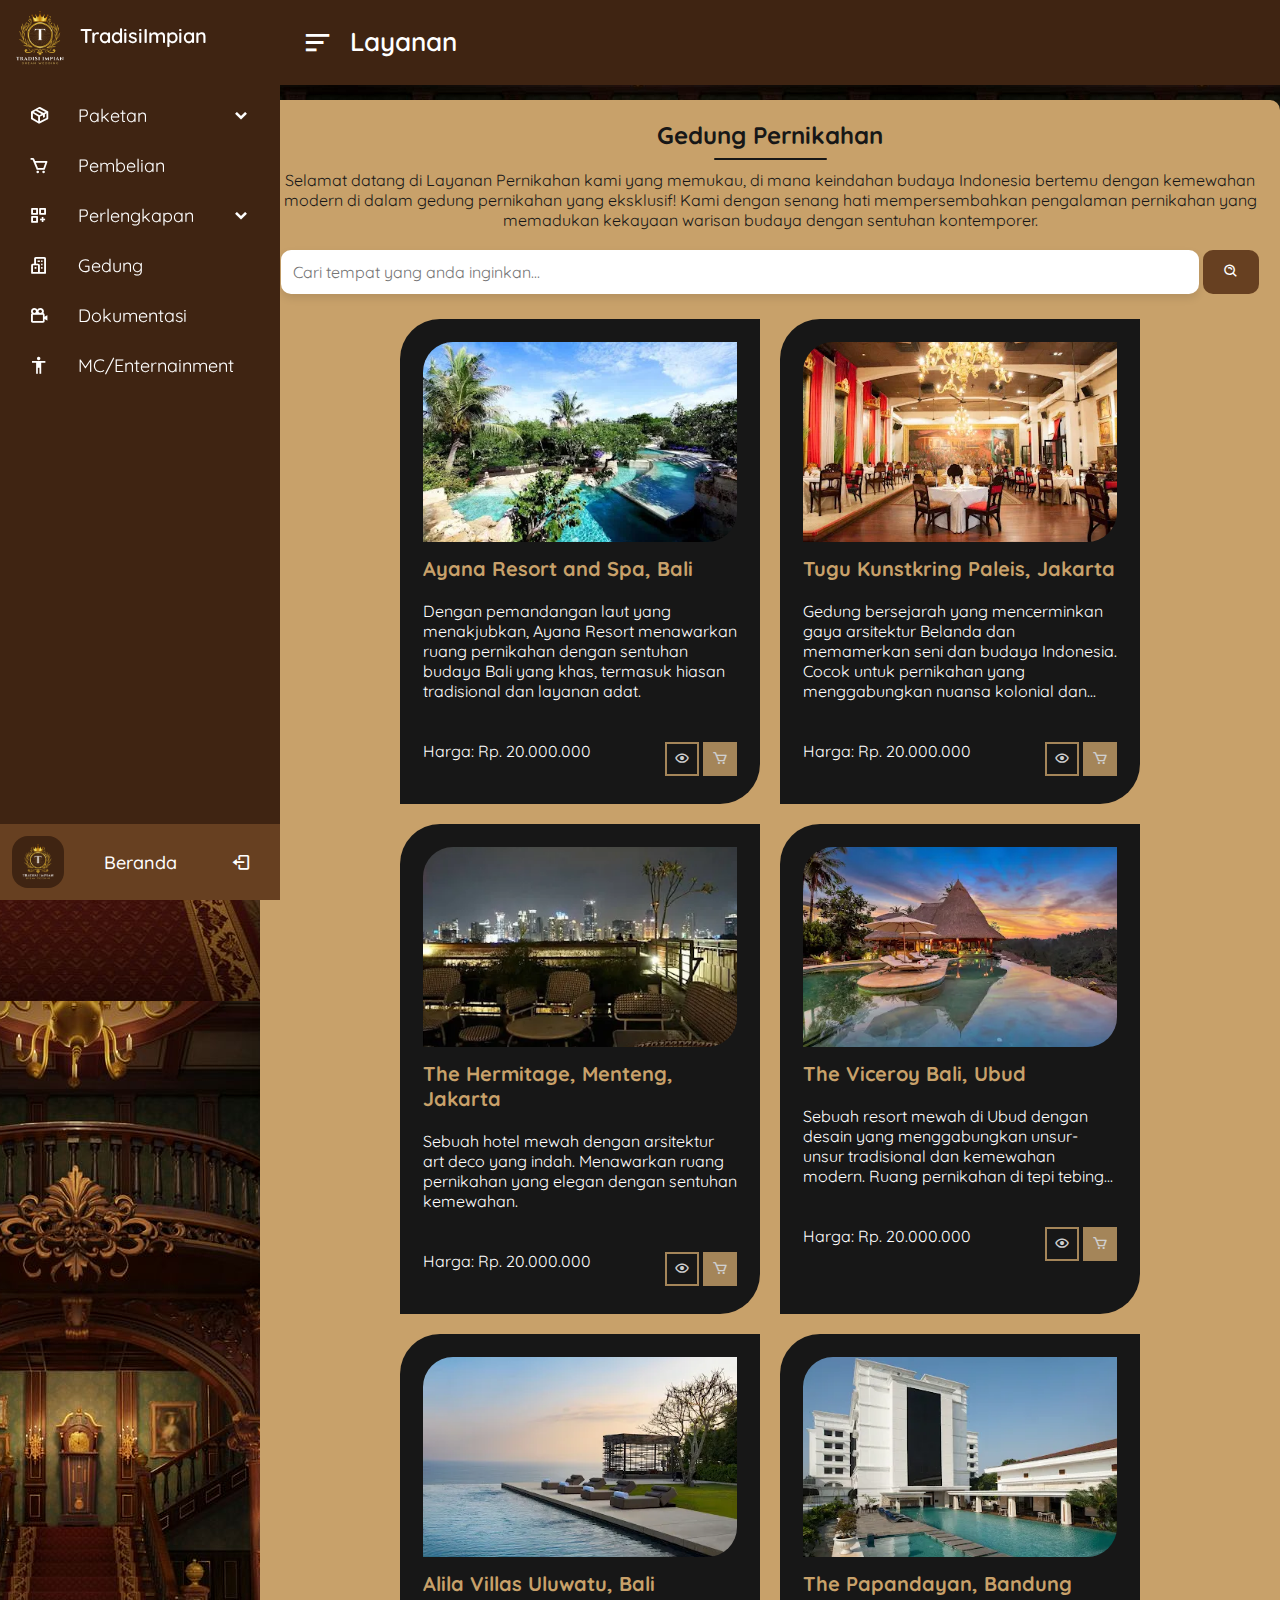
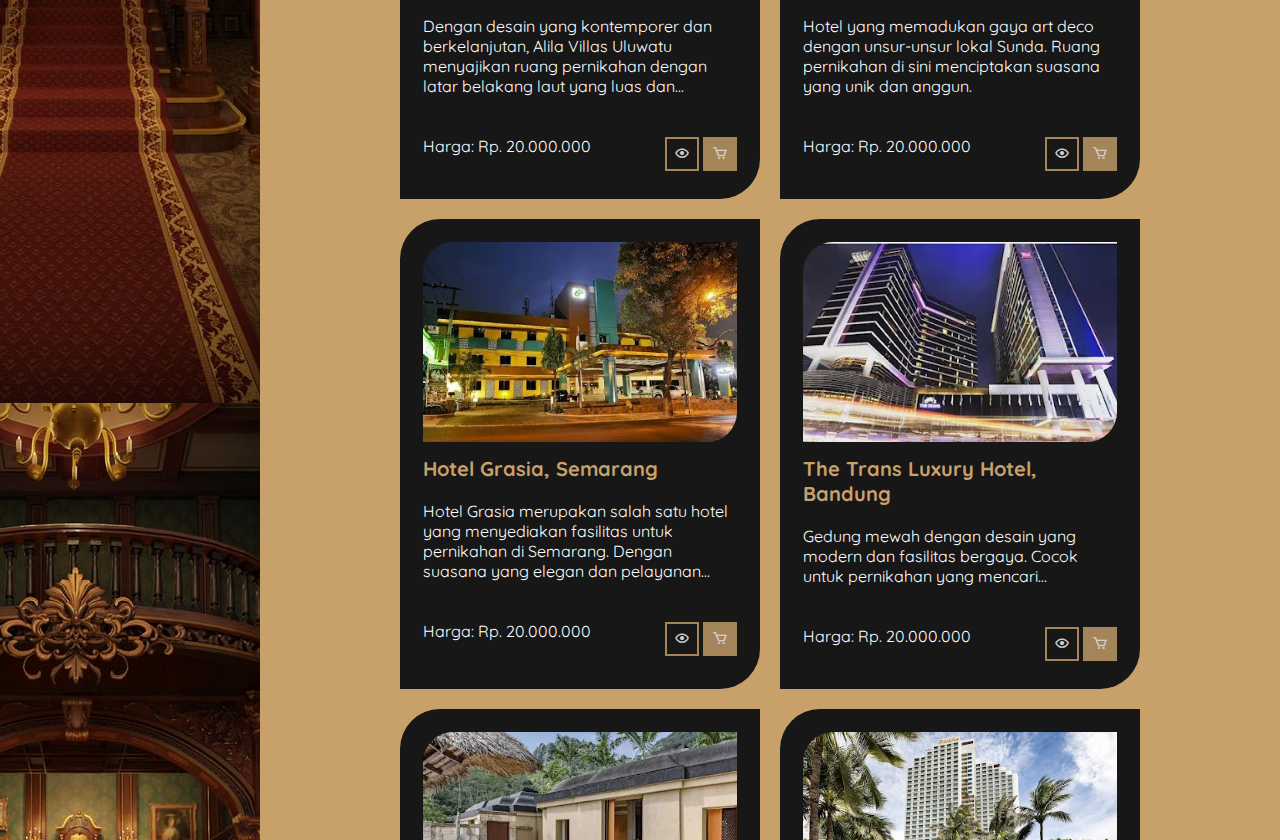
<file: public/gedung.html>
<!DOCTYPE html>
<html lang="en" dir="ltr">

<head>
    <meta charset="UTF-8">
    <title> Gedung Pernikahan | Tradisi Impian </title>
    <meta name="viewport" content="width=device-width, initial-scale=1.0">
    <link rel="stylesheet" href="/css/gedung.css">
    <link rel="icon" href="/assets/logo TI.png">
    <!-- Font Google -->
    <link rel="preconnect" href="https://fonts.googleapis.com">
    <link rel="preconnect" href="https://fonts.gstatic.com" crossorigin>
    <link href="https://fonts.googleapis.com/css2?family=Quicksand:wght@400;500;600&display=swap" rel="stylesheet">
    <!-- Boxiocns CDN Link -->
    <link href='https://unpkg.com/boxicons@2.0.7/css/boxicons.min.css' rel='stylesheet'>
</head>

<body>
    <div class="sidebar close">
        <div class="logo-details">
            <a href="/index.html"><img src="/assets/logo TI.png" alt="Tradisi Impian"></a>
            <span class="logo_name">TradisiImpian</span>
        </div>
        <ul class="nav-links">
            <li>
                <ul class="sub-menu blank">
                    <li><a class="link_name" href="#">Paketan</a></li>
                </ul>
            </li>
            <li>
                <div class="iocn-link">
                    <a href="#">
                        <i class='bx bx-package'></i>
                        <span class="link_name">Paketan</span>
                    </a>
                    <i class='bx bxs-chevron-down arrow'></i>
                </div>
                <ul class="sub-menu">
                    <li><a class="link_name" href="#">Paketan</a></li>
                    <li><a href="tunangan.html">Tunangan</a></li>
                    <li><a href="pranikah.html">Pranikah</a></li>
                    <li><a href="pernikahan.html">Pernikahan</a></li>
                </ul>
            </li>
            <li>
                <a href="pembelian.html">
                    <i class='bx bx-cart'></i>
                    <span class="link_name">Pembelian</span>
                </a>
                <ul class="sub-menu blank">
                    <li><a class="link_name" href="pembelian.html">Pembelian</a></li>
                </ul>
            </li>
            <li>
                <div class="iocn-link">
                    <a href="#">
                        <i class='bx bx-customize'></i>
                        <span class="link_name">Perlengkapan</span>
                    </a>
                    <i class='bx bxs-chevron-down arrow'></i>
                </div>
                <ul class="sub-menu">
                    <li><a class="link_name" href="#">Perlengkapan</a></li>
                    <li><a href="#">Dekorasi</a></li>
                    <li><a href="#">Catering</a></li>
                    <li><a href="#">Riasan Pengantin</a></li>
                    <li><a href="#">Undangan Souvenir</a></li>
                </ul>
            </li>
            <li>
                <a href="gedung.html">
                    <i class='bx bx-buildings'></i>
                    <span class="link_name">Gedung</span>
                </a>
                <ul class="sub-menu blank">
                    <li><a class="link_name" href="gedung.html">Gedung</a></li>
                </ul>
            </li>
            <li>
                <a href="#">
                    <i class='bx bx-camera-movie'></i>
                    <span class="link_name">Dokumentasi</span>
                </a>
                <ul class="sub-menu blank">
                    <li><a class="link_name" href="#">Dokumentasi</a></li>
                </ul>
            </li>
            <li>
                <a href="#">
                    <i class='bx bx-body'></i>
                    <span class="link_name">MC/Enternainment</span>
                </a>
                <ul class="sub-menu blank">
                    <li><a class="link_name" href="#">MC/Enternainment</a></li>
                </ul>
            </li>
            <li>
                <div class="profile-details">
                    <div class="profile-content">
                        <img src="/assets/logo TI.png" alt="profileImg">
                    </div>
                    <div class="name-job">
                        <div class="profile_name">Beranda</div>
                    </div>
                    <a href="/index.html"> <i class='bx bx-log-out'></i> </a>
                </div>
            </li>
        </ul>
    </div>

    <section class="home-section">
        <div class="home-content">
            <div class="judul-container">
                <div class="judul">
                    <i class='bx bx-menu-alt-left'></i>
                    <span class="text">Layanan</span>
                </div>
            </div>

            <div class="container">
                <h2><span>Gedung Pernikahan</span></h2>
                <p>Selamat datang di Layanan Pernikahan kami yang memukau, di mana keindahan budaya Indonesia bertemu
                    dengan kemewahan modern di dalam gedung pernikahan yang eksklusif! Kami dengan senang hati
                    mempersembahkan pengalaman pernikahan yang memadukan kekayaan warisan budaya dengan sentuhan
                    kontemporer.
                </p>

                <div class="search-container">
                    <input type="text" id="searchInput" placeholder="Cari tempat yang anda inginkan...">
                    <button onclick="searchProducts()" id="searchButton" aria-label="searchButton"><i
                            class='bx bx-search-alt'></i></button>
                </div>

                <div id="noResults">
                    <img src="/assets/eror.webp" alt="Data Yang Anda Cari Tidak Ada">
                    <p>Maaf Tempat Yang Anda Cari Tidak Ada</p>
                </div>

                <div class="product-container">
                    <div class="product" data-aos="zoom-in-up">
                        <img src="/assets/gedung/ayana.webp" alt="Ayana Resort and Spa, Bali">
                        <h3>Ayana Resort and Spa, Bali</h3>
                        <p>Dengan pemandangan laut yang menakjubkan, Ayana Resort menawarkan ruang pernikahan dengan
                            sentuhan budaya Bali yang khas, termasuk hiasan tradisional dan layanan adat.</p>
                        <div class="product-cart">
                            <p>Harga: Rp. 20.000.000</p>
                            <div class="product-icon">
                                <a href="#" class="popupButton" data-popup-id="popup1" aria-label="Detail Adat"><i
                                        class='bx bx-show'></i></a>
                                <a href="#" class="cart" aria-label="Pesan adat untuk menikah"><i
                                        class='bx bx-cart'></i></a>
                            </div>
                        </div>
                    </div>

                    <div class="product" data-aos="zoom-in-up">
                        <img src="/assets/gedung/tugu.webp" alt="Tugu Kunstkring Paleis, Jakarta">
                        <h3>Tugu Kunstkring Paleis, Jakarta</h3>
                        <p>Gedung bersejarah yang mencerminkan gaya arsitektur Belanda dan memamerkan seni dan budaya
                            Indonesia. Cocok untuk pernikahan yang menggabungkan nuansa kolonial dan...</p>
                        <div class="product-cart">
                            <p>Harga: Rp. 20.000.000</p>
                            <div class="product-icon">
                                <a href="#" class="popupButton" data-popup-id="popup1" aria-label="Detail Adat"><i
                                        class='bx bx-show'></i></a>
                                <a href="#" class="cart" aria-label="Pesan adat untuk menikah"><i
                                        class='bx bx-cart'></i></a>
                            </div>
                        </div>
                    </div>

                    <div class="product" data-aos="zoom-in-up">
                        <img src="/assets/gedung/hermitage.webp" alt="The Hermitage, Menteng, Jakarta">
                        <h3>The Hermitage, Menteng, Jakarta</h3>
                        <p>Sebuah hotel mewah dengan arsitektur art deco yang indah. Menawarkan ruang pernikahan yang
                            elegan dengan sentuhan kemewahan.</p>
                        <div class="product-cart">
                            <p>Harga: Rp. 20.000.000</p>
                            <div class="product-icon">
                                <a href="#" class="popupButton" data-popup-id="popup1" aria-label="Detail Adat"><i
                                        class='bx bx-show'></i></a>
                                <a href="#" class="cart" aria-label="Pesan adat untuk menikah"><i
                                        class='bx bx-cart'></i></a>
                            </div>
                        </div>
                    </div>

                    <div class="product" data-aos="zoom-in-up">
                        <img src="/assets/gedung/viceroy.webp" alt="The Viceroy Bali, Ubud">
                        <h3>The Viceroy Bali, Ubud</h3>
                        <p>Sebuah resort mewah di Ubud dengan desain yang menggabungkan unsur-unsur tradisional dan
                            kemewahan modern. Ruang pernikahan di tepi tebing...</p>
                        <div class="product-cart">
                            <p>Harga: Rp. 20.000.000</p>
                            <div class="product-icon">
                                <a href="#" class="popupButton" data-popup-id="popup1" aria-label="Detail Adat"><i
                                        class='bx bx-show'></i></a>
                                <a href="#" class="cart" aria-label="Pesan adat untuk menikah"><i
                                        class='bx bx-cart'></i></a>
                            </div>
                        </div>
                    </div>

                    <div class="product" data-aos="zoom-in-up">
                        <img src="/assets/gedung/alila.webp" alt="Alila Villas Uluwatu, Bali">
                        <h3>Alila Villas Uluwatu, Bali</h3>
                        <p>Dengan desain yang kontemporer dan berkelanjutan, Alila Villas Uluwatu menyajikan ruang
                            pernikahan dengan latar belakang laut yang luas dan...</p>
                        <div class="product-cart">
                            <p>Harga: Rp. 20.000.000</p>
                            <div class="product-icon">
                                <a href="#" class="popupButton" data-popup-id="popup1" aria-label="Detail Adat"><i
                                        class='bx bx-show'></i></a>
                                <a href="#" class="cart" aria-label="Pesan adat untuk menikah"><i
                                        class='bx bx-cart'></i></a>
                            </div>
                        </div>
                    </div>

                    <div class="product" data-aos="zoom-in-up">
                        <img src="/assets/gedung/papandayan.webp" alt="The Papandayan, Bandung">
                        <h3>The Papandayan, Bandung</h3>
                        <p>Hotel yang memadukan gaya art deco dengan unsur-unsur lokal Sunda. Ruang pernikahan di sini
                            menciptakan suasana yang unik dan anggun.</p>
                        <div class="product-cart">
                            <p>Harga: Rp. 20.000.000</p>
                            <div class="product-icon">
                                <a href="#" class="popupButton" data-popup-id="popup1" aria-label="Detail Adat"><i
                                        class='bx bx-show'></i></a>
                                <a href="#" class="cart" aria-label="Pesan adat untuk menikah"><i
                                        class='bx bx-cart'></i></a>
                            </div>
                        </div>
                    </div>

                    <div class="product" data-aos="zoom-in-up">
                        <img src="/assets/gedung/grasia.webp" alt="Hotel Grasia, Semarang">
                        <h3>Hotel Grasia, Semarang</h3>
                        <p>Hotel Grasia merupakan salah satu hotel yang menyediakan fasilitas untuk pernikahan di
                            Semarang. Dengan suasana yang elegan dan pelayanan...</p>
                        <div class="product-cart">
                            <p>Harga: Rp. 20.000.000</p>
                            <div class="product-icon">
                                <a href="#" class="popupButton" data-popup-id="popup1" aria-label="Detail Adat"><i
                                        class='bx bx-show'></i></a>
                                <a href="#" class="cart" aria-label="Pesan adat untuk menikah"><i
                                        class='bx bx-cart'></i></a>
                            </div>
                        </div>
                    </div>

                    <div class="product" data-aos="zoom-in-up">
                        <img src="/assets/gedung/trans.webp" alt="The Trans Luxury Hotel, Bandung">
                        <h3>The Trans Luxury Hotel, Bandung</h3>
                        <p>Gedung mewah dengan desain yang modern dan fasilitas bergaya. Cocok untuk pernikahan yang
                            mencari...</p>
                        <div class="product-cart">
                            <p>Harga: Rp. 20.000.000</p>
                            <div class="product-icon">
                                <a href="#" class="popupButton" data-popup-id="popup1" aria-label="Detail Adat"><i
                                        class='bx bx-show'></i></a>
                                <a href="#" class="cart" aria-label="Pesan adat untuk menikah"><i
                                        class='bx bx-cart'></i></a>
                            </div>
                        </div>
                    </div>

                    <div class="product" data-aos="zoom-in-up">
                        <img src="/assets/gedung/amanjiwo.webp" alt="Amanjiwo, Magelang">
                        <h3>Amanjiwo, Magelang</h3>
                        <p>Terletak dekat dengan Candi Borobudur, Amanjiwo menawarkan pengalaman pernikahan yang
                            eksklusif dengan latar belakang alam dan budaya yang kaya.
                        </p>
                        <div class="product-cart">
                            <p>Harga: Rp. 20.000.000</p>
                            <div class="product-icon">
                                <a href="#" class="popupButton" data-popup-id="popup1" aria-label="Detail Adat"><i
                                        class='bx bx-show'></i></a>
                                <a href="#" class="cart" aria-label="Pesan adat untuk menikah"><i
                                        class='bx bx-cart'></i></a>
                            </div>
                        </div>
                    </div>

                    <div class="product" data-aos="zoom-in-up">
                        <img src="/assets/gedung/shangri.webp" alt="Shangri-La Hotel, Jakarta">
                        <h3>Shangri-La Hotel, Jakarta</h3>
                        <p>Sebuah hotel bintang lima yang menawarkan ruang pernikahan mewah dengan sentuhan tradisional
                            Indonesia. Cocok untuk pernikahan yang elegan...</p>
                        <div class="product-cart">
                            <p>Harga: Rp. 20.000.000</p>
                            <div class="product-icon">
                                <a href="#" class="popupButton" data-popup-id="popup1" aria-label="Detail Adat"><i
                                        class='bx bx-show'></i></a>
                                <a href="#" class="cart" aria-label="Pesan adat untuk menikah"><i
                                        class='bx bx-cart'></i></a>
                            </div>
                        </div>
                    </div>

                    <div class="product" data-aos="zoom-in-up">
                        <img src="/assets/gedung/tentrem.webp" alt="Hotel Tentrem, Yogyakarta">
                        <h3>Hotel Tentrem, Yogyakarta</h3>
                        <p>Dengan arsitektur Jawa yang klasik, Hotel Tentrem menyediakan ruang pernikahan yang memadukan
                            keanggunan dan kehangatan budaya Jawa.</p>
                        <div class="product-cart">
                            <p>Harga: Rp. 20.000.000</p>
                            <div class="product-icon">
                                <a href="#" class="popupButton" data-popup-id="popup1" aria-label="Detail Adat"><i
                                        class='bx bx-show'></i></a>
                                <a href="#" class="cart" aria-label="Pesan adat untuk menikah"><i
                                        class='bx bx-cart'></i></a>
                            </div>
                        </div>
                    </div>

                    <div class="product" data-aos="zoom-in-up">
                        <img src="/assets/gedung/mesatila.webp" alt="MesaStila Resort and Spa, Magelang">
                        <h3>MesaStila Resort and Spa, Magelang</h3>
                        <p>Terletak di antara perkebunan kopi dan pegunungan, MesaStila menawarkan suasana yang tenang
                            dengan bangunan...
                        </p>
                        <div class="product-cart">
                            <p>Harga: Rp. 20.000.000</p>
                            <div class="product-icon">
                                <a href="#" class="popupButton" data-popup-id="popup1" aria-label="Detail Adat"><i
                                        class='bx bx-show'></i></a>
                                <a href="#" class="cart" aria-label="Pesan adat untuk menikah"><i
                                        class='bx bx-cart'></i></a>
                            </div>
                        </div>
                    </div>
                </div>

                <!-- Detail Pop Up -->
                <div class="overlay" id="overlay1"></div>
                <div class="popup" id="popup1">
                    <div class="closeButton" onclick="hidePopup('popup1')"><i class='bx bx-x'></i></div>
                    <iframe
                        src="https://www.google.com/maps/embed?pb=!1m18!1m12!1m3!1d3942.998419530324!2d115.1366975750632!3d-8.786217091265767!2m3!1f0!2f0!3f0!3m2!1i1024!2i768!4f13.1!3m3!1m2!1s0x2dd2448af6f410a5%3A0x313ee67691a146ca!2sAyana%20Resort%20and%20Spa%20Bali!5e0!3m2!1sid!2sid!4v1702788452527!5m2!1sid!2sid"
                        allowfullscreen="" loading="lazy" referrerpolicy="no-referrer-when-downgrade"></iframe>
                    <h3>Ayana Resort and Spa, Bali</h3>
                    <p>Dengan pemandangan laut yang menakjubkan, Ayana Resort menawarkan ruang pernikahan dengan
                        sentuhan budaya Bali yang khas, termasuk hiasan tradisional dan layanan adat.</p>
                    <h3>Ringkasan Lokasi</h3>
                    <p>Terletak di puncak tebing di Semenanjung Bukit, resor mewah ini berjarak 6 km dari taman Garuda
                        Wisnu Kencana dan 15 km dari Pura Luhur Uluwatu.</p>
                    <h3>Jadwal Operasional</h3>
                    <table>
                        <tr>
                            <th>Hari</th>
                            <th>Jam Operasional</th>
                        </tr>
                        <tr>
                            <td>Senin</td>
                            <td>07.00–19.00</td>
                        </tr>
                        <tr>
                            <td>Selasa</td>
                            <td>07.00–19.00</td>
                        </tr>
                        <tr>
                            <td>Rabu</td>
                            <td>07.00–19.00</td>
                        </tr>
                        <tr>
                            <td>Kamis</td>
                            <td>07.00–19.00</td>
                        </tr>
                        <tr>
                            <td>Jumat</td>
                            <td>07.00–19.00</td>
                        </tr>
                        <tr>
                            <td>Sabtu</td>
                            <td>07.00–19.00</td>
                        </tr>
                        <tr>
                            <td>Minggu</td>
                            <td>07.00–19.00</td>
                        </tr>
                    </table>
                    <h3>Foto</h3>
                    <div class="gallery">
                        <img src="/assets/gedung/foto1.webp" alt="Image 1">
                        <img src="/assets/gedung/foto2.webp" alt="Image 2">
                        <img src="/assets/gedung/foto3.webp" alt="Image 3">
                        <img src="/assets/gedung/foto4.webp" alt="Image 4">
                    </div>

                    <a href="#" class="cart"><i class='bx bx-cart'></i>Pesan adat untuk menikah Sekarang</a>
                </div>
                <!-- Footer -->
                <footer>
                    <div class="footer-info">
                        <p><i class='bx bx-phone-call'></i>+62 8901234567</p>
                        <p><i class='bx bx-envelope'></i>tradisiimpian@gmail.com</p>
                        <p><i class='bx bx-map'></i>Jl. Sejati Larasan</p>
                    </div>
                    <span>Copyright © 2023 Tradisi Impian. All Rights Reserved</span>
                </footer>
            </div>

        </div>
        </div>
    </section>

    <script src="/js/pernikahan.js"></script>
</body>

</html>
</file>
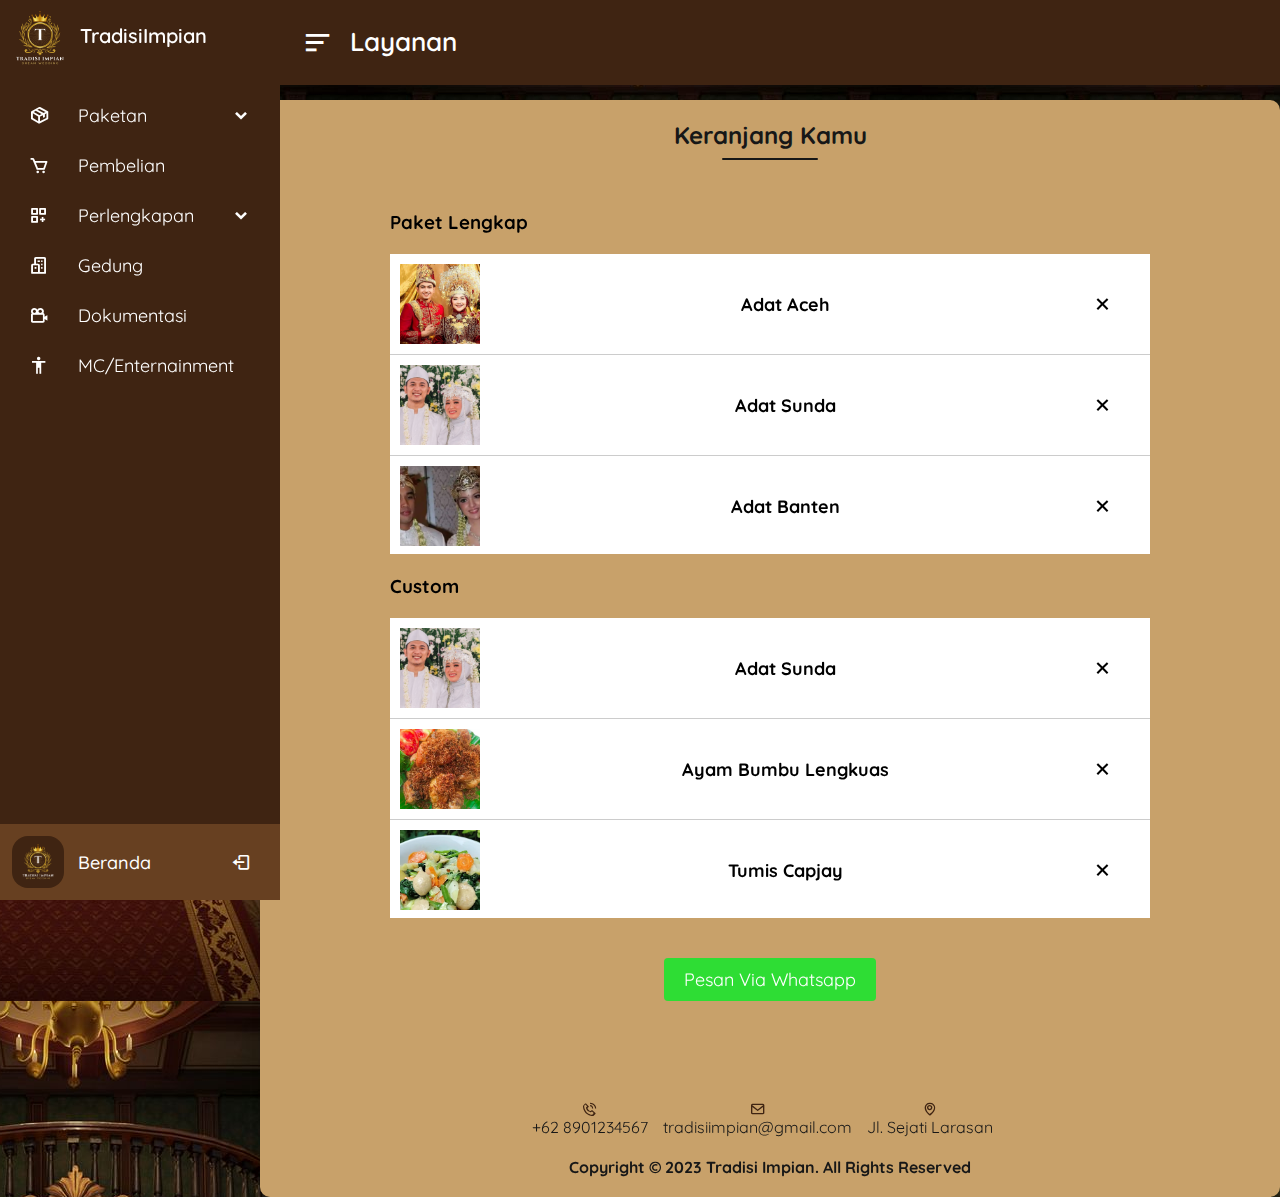
<file: public/pembelian.html>
<!DOCTYPE html>
<html lang="en" dir="ltr">

<head>
    <meta charset="UTF-8">
    <title> Pembelian | Tradisi Impian </title>
    <meta name="viewport" content="width=device-width, initial-scale=1.0">
    <link rel="stylesheet" href="/css/pembelian.css">
    <link rel="icon" href="/assets/logo TI.png">
    <!-- Font Google -->
    <link rel="preconnect" href="https://fonts.googleapis.com">
    <link rel="preconnect" href="https://fonts.gstatic.com" crossorigin>
    <link href="https://fonts.googleapis.com/css2?family=Quicksand:wght@400;500;600&display=swap" rel="stylesheet">
    <!-- Boxiocns CDN Link -->
    <link href='https://unpkg.com/boxicons@2.0.7/css/boxicons.min.css' rel='stylesheet'>
</head>

<body>
    <div class="sidebar close">
        <div class="logo-details">
            <a href="/index.html"><img src="/assets/logo TI.png" alt="Tradisi Impian"></a>
            <span class="logo_name">TradisiImpian</span>
        </div>
        <ul class="nav-links">
            <li>
                <ul class="sub-menu blank">
                    <li><a class="link_name" href="#">Paketan</a></li>
                </ul>
            </li>
            <li>
                <div class="iocn-link">
                    <a href="#">
                        <i class='bx bx-package'></i>
                        <span class="link_name">Paketan</span>
                    </a>
                    <i class='bx bxs-chevron-down arrow'></i>
                </div>
                <ul class="sub-menu">
                    <li><a class="link_name" href="#">Paketan</a></li>
                    <li><a href="tunangan.html">Tunangan</a></li>
                    <li><a href="pranikah.html">Pranikah</a></li>
                    <li><a href="pernikahan.html">Pernikahan</a></li>
                </ul>
            </li>
            <li>
                <a href="pembelian.html">
                    <i class='bx bx-cart'></i>
                    <span class="link_name">Pembelian</span>
                </a>
                <ul class="sub-menu blank">
                    <li><a class="link_name" href="pembelian.html">Pembelian</a></li>
                </ul>
            </li>
            <li>
                <div class="iocn-link">
                    <a href="#">
                        <i class='bx bx-customize'></i>
                        <span class="link_name">Perlengkapan</span>
                    </a>
                    <i class='bx bxs-chevron-down arrow'></i>
                </div>
                <ul class="sub-menu">
                    <li><a class="link_name" href="#">Perlengkapan</a></li>
                    <li><a href="#">Dekorasi</a></li>
                    <li><a href="#">Catering</a></li>
                    <li><a href="#">Riasan Pengantin</a></li>
                    <li><a href="#">Undangan Souvenir</a></li>
                </ul>
            </li>
            <li>
                <a href="gedung.html">
                    <i class='bx bx-buildings'></i>
                    <span class="link_name">Gedung</span>
                </a>
                <ul class="sub-menu blank">
                    <li><a class="link_name" href="gedung.html  ">Gedung</a></li>
                </ul>
            </li>
            <li>
                <a href="#">
                    <i class='bx bx-camera-movie'></i>
                    <span class="link_name">Dokumentasi</span>
                </a>
                <ul class="sub-menu blank">
                    <li><a class="link_name" href="#">Dokumentasi</a></li>
                </ul>
            </li>
            <li>
                <a href="#">
                    <i class='bx bx-body'></i>
                    <span class="link_name">MC/Enternainment</span>
                </a>
                <ul class="sub-menu blank">
                    <li><a class="link_name" href="#">MC/Enternainment</a></li>
                </ul>
            </li>
            <li>
                <div class="profile-details">
                    <a href="index.html">
                        <div class="profile-content">
                            <img src="/assets/logo TI.png" alt="profileImg">
                        </div>
                        <div class="name-job">
                            <div class="profile_name">Beranda</div>
                        </div>
                        <a href="/index.html"> <i class='bx bx-log-out'></i> </a>
                    </a>
                </div>
            </li>
        </ul>
    </div>

    <section class="home-section">
        <div class="home-content">
            <div class="judul-container">
                <div class="judul">
                    <i class='bx bx-menu-alt-left'></i>
                    <span class="text">Layanan</span>
                </div>
            </div>


            <div class="container">
                <h2><span>Keranjang Kamu</span></h2>

                <div class="pembungkus">
                    <div class="product-category">
                        <h3>Paket Lengkap</h3>
                        <ul class="product-list">
                            <div class="product">
                                <img src="/assets/adat-pernikahan/adataceh.webp" alt="Product 1">
                                <div class="product-info">
                                    <div class="product-title">Adat Aceh</div>
                                </div>
                                <i class="bx bx-x"></i>
                            </div>

                            <div class="product">
                                <img src="/assets/adat-pernikahan/adatsunda.webp" alt="Product 2">
                                <div class="product-info">
                                    <div class="product-title">Adat Sunda</div>
                                </div>
                                <i class="bx bx-x"></i>
                            </div>
                            <div class="product">
                                <img src="/assets/adat-pernikahan/adatbanten.webp" alt="Product 3">
                                <div class="product-info">
                                    <div class="product-title">Adat Banten</div>
                                </div>
                                <i class="bx bx-x"></i>
                            </div>
                        </ul>
                    </div>

                    <div class="product-category">
                        <h3>Custom</h3>
                        <ul class="product-list">
                            <div class="product">
                                <img src="/assets/adat-pernikahan/adatsunda.webp" alt="Product 1">
                                <div class="product-info">
                                    <div class="product-title">Adat Sunda</div>
                                </div>
                                <i class="bx bx-x"></i>
                            </div>
                            <div class="product">
                                <img src="/assets/makanan/Ayam Bumbu Lengkuas.webp" alt="Product 2">
                                <div class="product-info">
                                    <div class="product-title">Ayam Bumbu Lengkuas</div>
                                </div>
                                <i class="bx bx-x"></i>
                            </div>
                            <div class="product">
                                <img src="/assets/makanan/Tumis Capjay.webp" alt="Product 3">
                                <div class="product-info">
                                    <div class="product-title">Tumis Capjay</div>
                                </div>
                                <i class="bx bx-x"></i>
                            </div>
                            <div class="product">
                                <img src="/assets/makanan/karedok.webp" alt="Product 4">
                                <div class="product-info">
                                    <div class="product-title">Karedok</div>
                                </div>
                                <i class="bx bx-x"></i>
                            </div>
                            <div class="product">
                                <img src="/assets/gedung/papandayan.webp" alt="Product 5">
                                <div class="product-info">
                                    <div class="product-title">The Papandayan, Bandung</div>
                                </div>
                                <i class="bx bx-x"></i>
                            </div>
                        </ul>
                        <button class="whatsapp-button"><a href="https://wa.link/zdkhjl">Pesan Via Whatsapp</a></button>
                    </div>
                </div>



                <!-- Footer -->
                <footer>
                    <div class="footer-info">
                        <p><i class='bx bx-phone-call'></i>+62 8901234567</p>
                        <p><i class='bx bx-envelope'></i>tradisiimpian@gmail.com</p>
                        <p><i class='bx bx-map'></i>Jl. Sejati Larasan</p>
                    </div>
                    <span>Copyright © 2023 Tradisi Impian. All Rights Reserved</span>
                </footer>
            </div>
        </div>
    </section>

    <script src="/js/pernikahan.js"></script>

</body>

</html>
</file>
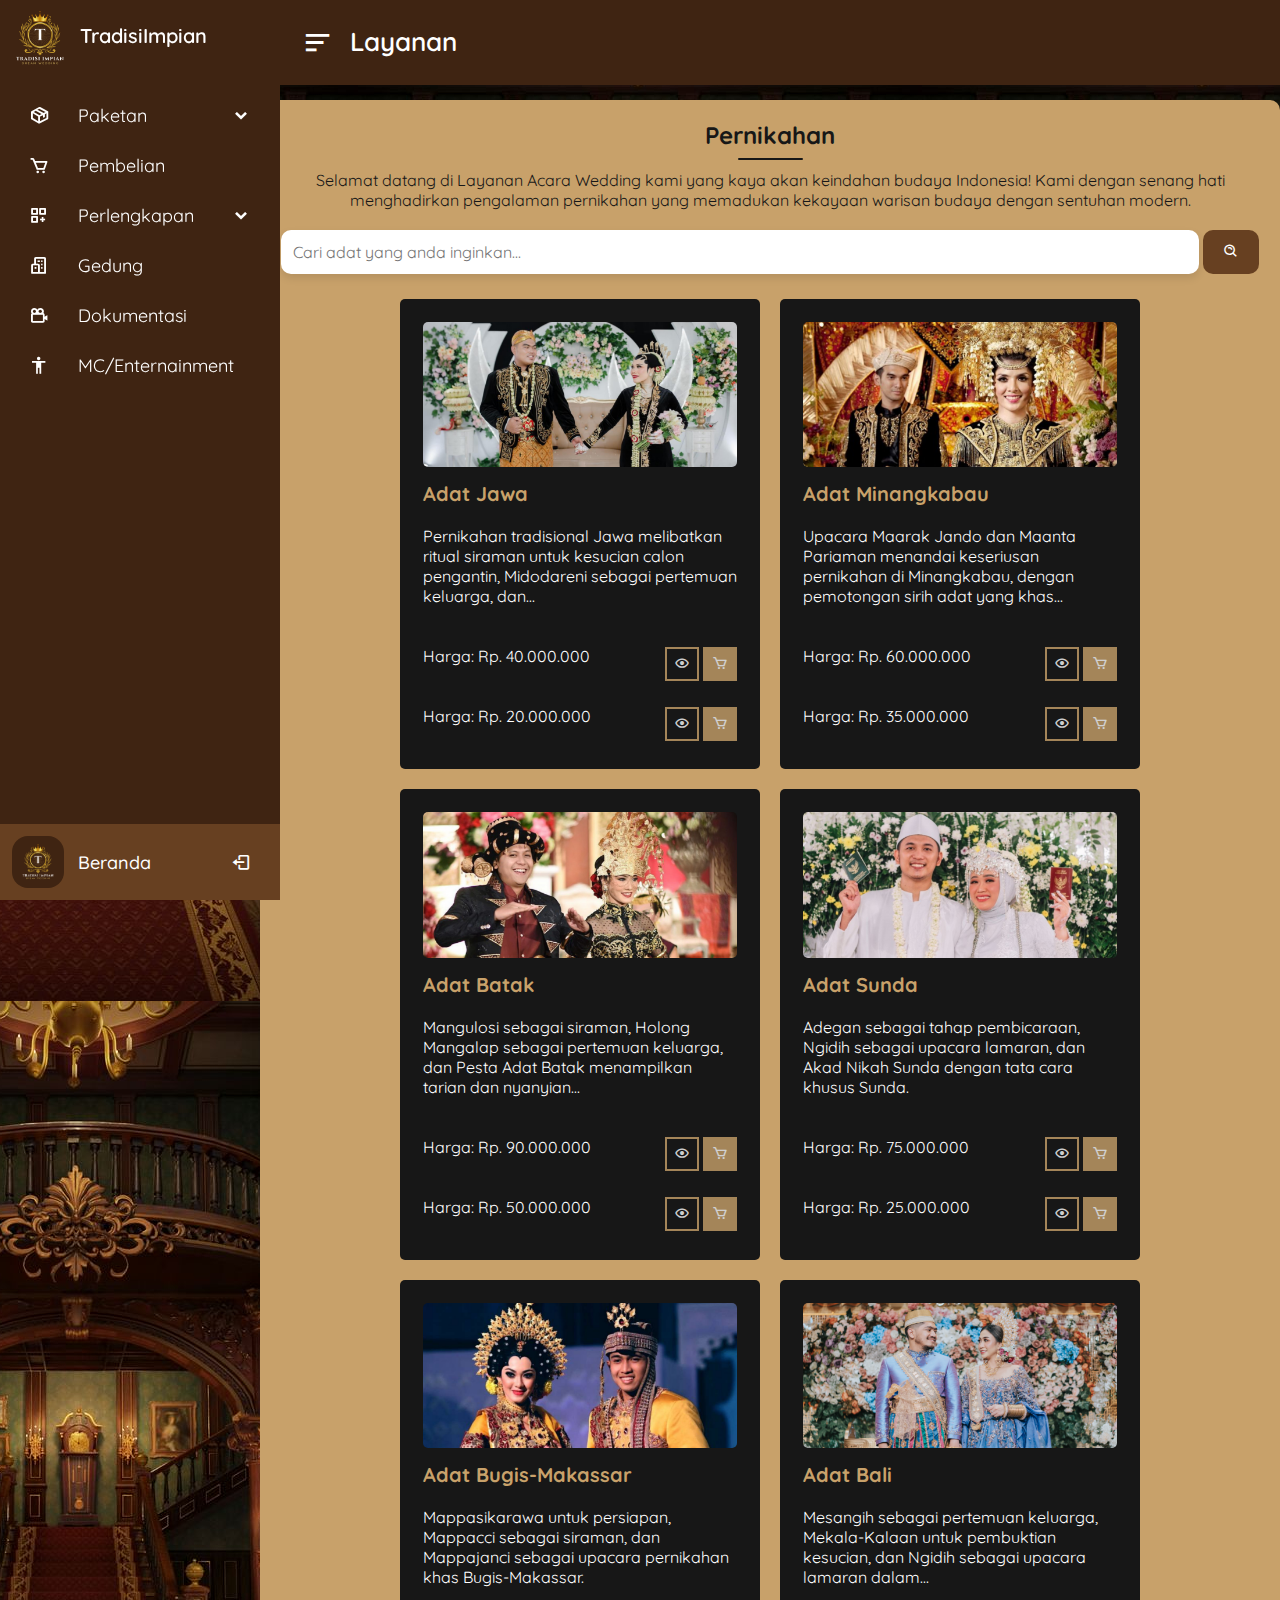
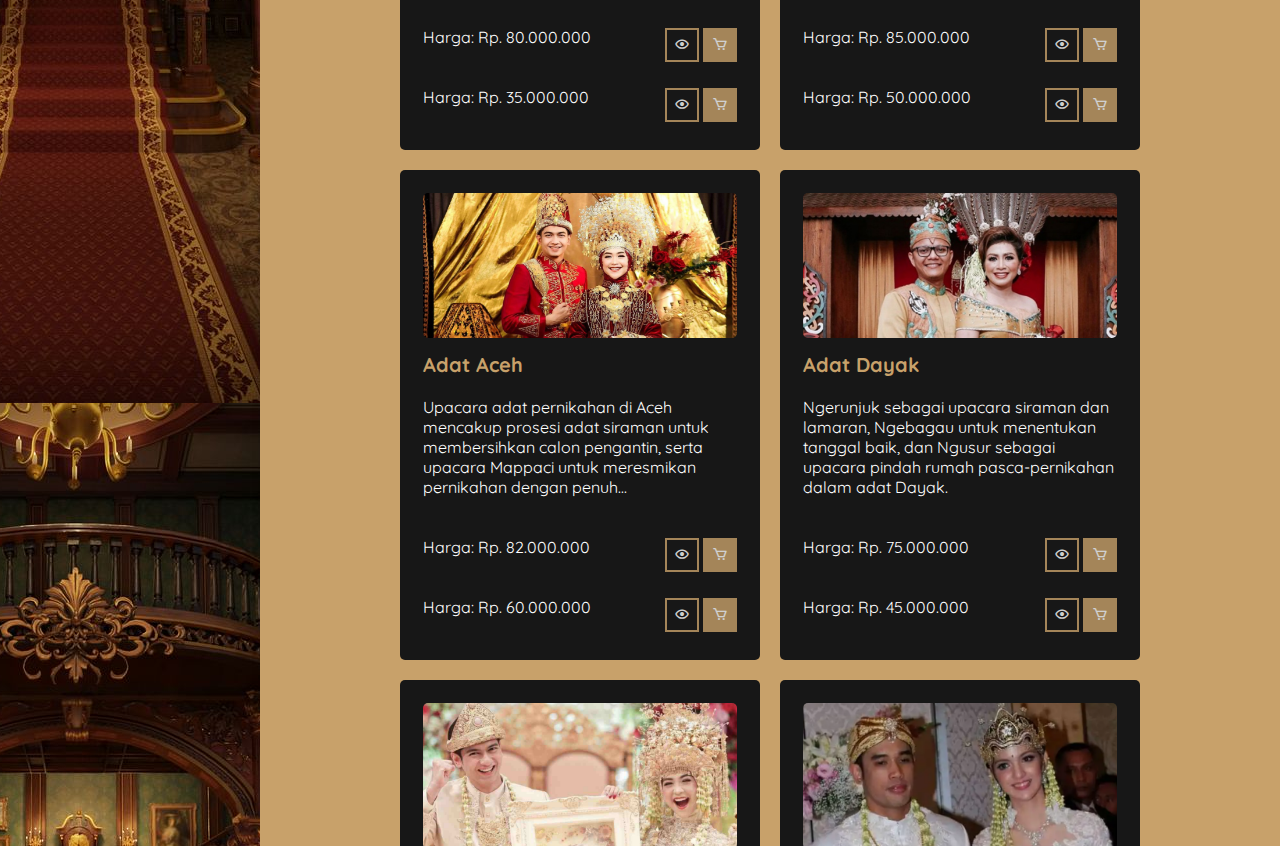
<file: public/pernikahan.html>
<!DOCTYPE html>
<html lang="en" dir="ltr">

<head>
    <meta charset="UTF-8">
    <title> Layanan | Tradisi Impian </title>
    <meta name="viewport" content="width=device-width, initial-scale=1.0">
    <link rel="stylesheet" href="/css/pernikahan.css">
    <link rel="icon" href="/assets/logo TI.png">
    <!-- Font Google -->
    <link rel="preconnect" href="https://fonts.googleapis.com">
    <link rel="preconnect" href="https://fonts.gstatic.com" crossorigin>
    <link href="https://fonts.googleapis.com/css2?family=Quicksand:wght@400;500;600&display=swap" rel="stylesheet">
    <!-- Boxiocns CDN Link -->
    <link href='https://unpkg.com/boxicons@2.0.7/css/boxicons.min.css' rel='stylesheet'>
</head>

<body>
    <div class="sidebar close">
        <div class="logo-details">
            <a href="/index.html"><img src="/assets/logo TI.png" alt="Tradisi Impian"></a>
            <span class="logo_name">TradisiImpian</span>
        </div>
        <ul class="nav-links">
            <li>
                <ul class="sub-menu blank">
                    <li><a class="link_name" href="#">Paketan</a></li>
                </ul>
            </li>
            <li>
                <div class="iocn-link">
                    <a href="#">
                        <i class='bx bx-package'></i>
                        <span class="link_name">Paketan</span>
                    </a>
                    <i class='bx bxs-chevron-down arrow'></i>
                </div>
                <ul class="sub-menu">
                    <li><a class="link_name" href="#">Paketan</a></li>
                    <li><a href="tunangan.html">Tunangan</a></li>
                    <li><a href="pranikah.html">Pranikah</a></li>
                    <li><a href="pernikahan.html">Pernikahan</a></li>
                </ul>
            </li>
            <li>
                <a href="pembelian.html">
                    <i class='bx bx-cart'></i>
                    <span class="link_name">Pembelian</span>
                </a>
                <ul class="sub-menu blank">
                    <li><a class="link_name" href="pembelian.html">Pembelian</a></li>
                </ul>
            </li>
            <li>
                <div class="iocn-link">
                    <a href="#">
                        <i class='bx bx-customize'></i>
                        <span class="link_name">Perlengkapan</span>
                    </a>
                    <i class='bx bxs-chevron-down arrow'></i>
                </div>
                <ul class="sub-menu">
                    <li><a class="link_name" href="#">Perlengkapan</a></li>
                    <li><a href="#">Dekorasi</a></li>
                    <li><a href="#">Catering</a></li>
                    <li><a href="#">Riasan Pengantin</a></li>
                    <li><a href="#">Undangan Souvenir</a></li>
                </ul>
            </li>
            <li>
                <a href="gedung.html">
                    <i class='bx bx-buildings'></i>
                    <span class="link_name">Gedung</span>
                </a>
                <ul class="sub-menu blank">
                    <li><a class="link_name" href="gedung.html">Gedung</a></li>
                </ul>
            </li>
            <li>
                <a href="#">
                    <i class='bx bx-camera-movie'></i>
                    <span class="link_name">Dokumentasi</span>
                </a>
                <ul class="sub-menu blank">
                    <li><a class="link_name" href="#">Dokumentasi</a></li>
                </ul>
            </li>
            <li>
                <a href="#">
                    <i class='bx bx-body'></i>
                    <span class="link_name">MC/Enternainment</span>
                </a>
                <ul class="sub-menu blank">
                    <li><a class="link_name" href="#">MC/Enternainment</a></li>
                </ul>
            </li>
            <li>
                <div class="profile-details">
                    <a href="index.html">
                        <div class="profile-content">
                            <img src="/assets/logo TI.png" alt="profileImg">
                        </div>
                        <div class="name-job">
                            <div class="profile_name">Beranda</div>
                        </div>
                        <a href="/index.html"> <i class='bx bx-log-out'></i> </a>
                    </a>
                </div>
            </li>
        </ul>
    </div>

    <section class="home-section">
        <div class="home-content">
            <div class="judul-container">
                <div class="judul">
                    <i class='bx bx-menu-alt-left'></i>
                    <span class="text">Layanan</span>
                </div>
            </div>


            <div class="container">
                <h2><span>Pernikahan</span></h2>
                <p>Selamat datang di Layanan Acara Wedding kami yang kaya akan keindahan budaya Indonesia! Kami dengan
                    senang
                    hati menghadirkan pengalaman pernikahan yang memadukan kekayaan warisan budaya dengan sentuhan
                    modern.
                </p>

                <div class="search-container">
                    <input type="text" id="searchInput" placeholder="Cari adat yang anda inginkan...">
                    <button onclick="searchProducts()" id="searchButton" aria-label="searchButton"><i
                            class='bx bx-search-alt'></i></button>
                </div>

                <div id="noResults">
                    <img src="/assets/eror.webp" alt="Data Yang Anda Cari Tidak Ada">
                    <p>Maaf Adat Yang Anda Cari Tidak Ada</p>
                </div>

                <div class="product-container">
                    <div class="product" data-aos="zoom-in-up">
                        <img src="/assets/adat-pernikahan/adatjawa.webp" alt="Adat Jawa">
                        <h3>Adat Jawa</h3>
                        <p>Pernikahan tradisional Jawa melibatkan ritual siraman untuk kesucian calon pengantin,
                            Midodareni
                            sebagai pertemuan keluarga, dan...</p>
                        <div class="product-cart">
                            <p>Harga: Rp. 40.000.000</p>
                            <div class="product-icon">
                                <a href="#" class="popupButton" data-popup-id="popup1" aria-label="Detail Adat"><i
                                        class='bx bx-show'></i></a>
                                <a href="#" class="cart" aria-label="Pesan adat untuk menikah"><i
                                        class='bx bx-cart'></i></a>
                            </div>
                        </div>
                        <div class="product-cart">
                            <p>Harga: Rp. 20.000.000</p>
                            <div class="product-icon">
                                <a href="#" class="popupButton" data-popup-id="popup2" aria-label="Detail Adat"><i
                                        class='bx bx-show'></i></a>
                                <a href="#" class="cart" aria-label="Pesan adat untuk menikah"><i
                                        class='bx bx-cart'></i></a>
                            </div>
                        </div>
                    </div>

                    <div class="product" data-aos="zoom-in-up">
                        <img src="/assets/adat-pernikahan/adatminang.webp" alt="Adat Minangkabau">
                        <h3>Adat Minangkabau</h3>
                        <p>Upacara Maarak Jando dan Maanta Pariaman menandai keseriusan pernikahan di Minangkabau,
                            dengan
                            pemotongan sirih adat yang khas...</p>
                        <div class="product-cart">
                            <p>Harga: Rp. 60.000.000</p>
                            <div class="product-icon">
                                <a href="#" class="popupButton" data-popup-id="popup1" aria-label="Detail Adat"><i
                                        class='bx bx-show'></i></a>
                                <a href="#" class="cart" aria-label="Pesan adat untuk menikah"><i
                                        class='bx bx-cart'></i></a>
                            </div>
                        </div>
                        <div class="product-cart">
                            <p>Harga: Rp. 35.000.000</p>
                            <div class="product-icon">
                                <a href="#" class="popupButton" data-popup-id="popup2" aria-label="Detail Adat"><i
                                        class='bx bx-show'></i></a>
                                <a href="#" class="cart" aria-label="Pesan adat untuk menikah"><i
                                        class='bx bx-cart'></i></a>
                            </div>
                        </div>
                    </div>

                    <div class="product" data-aos="zoom-in-up">
                        <img src="/assets/adat-pernikahan/adatbatak.webp" alt="Adat Batak">
                        <h3>Adat Batak</h3>
                        <p>Mangulosi sebagai siraman, Holong Mangalap sebagai pertemuan keluarga, dan Pesta Adat Batak
                            menampilkan tarian dan nyanyian...</p>
                        <div class="product-cart">
                            <p>Harga: Rp. 90.000.000</p>
                            <div class="product-icon">
                                <a href="#" class="popupButton" data-popup-id="popup1" aria-label="Detail Adat"><i
                                        class='bx bx-show'></i></a>
                                <a href="#" class="cart" aria-label="Pesan adat untuk menikah"><i
                                        class='bx bx-cart'></i></a>
                            </div>
                        </div>
                        <div class="product-cart">
                            <p>Harga: Rp. 50.000.000</p>
                            <div class="product-icon">
                                <a href="#" class="popupButton" data-popup-id="popup2" aria-label="Detail Adat"><i
                                        class='bx bx-show'></i></a>
                                <a href="#" class="cart" aria-label="Pesan adat untuk menikah"><i
                                        class='bx bx-cart'></i></a>
                            </div>
                        </div>
                    </div>

                    <div class="product" data-aos="zoom-in-up">
                        <img src="/assets/adat-pernikahan/adatsunda.webp" alt="Adat Sunda">
                        <h3>Adat Sunda</h3>
                        <p>Adegan sebagai tahap pembicaraan, Ngidih sebagai upacara lamaran, dan Akad Nikah Sunda dengan
                            tata cara khusus Sunda.</p>
                        <div class="product-cart">
                            <p>Harga: Rp. 75.000.000</p>
                            <div class="product-icon">
                                <a href="#" class="popupButton" data-popup-id="popup1" aria-label="Detail Adat"><i
                                        class='bx bx-show'></i></a>
                                <a href="#" class="cart" aria-label="Pesan adat untuk menikah"><i
                                        class='bx bx-cart'></i></a>
                            </div>
                        </div>
                        <div class="product-cart">
                            <p>Harga: Rp. 25.000.000</p>
                            <div class="product-icon">
                                <a href="#" class="popupButton" data-popup-id="popup2" aria-label="Detail Adat"><i
                                        class='bx bx-show'></i></a>
                                <a href="#" class="cart" aria-label="Pesan adat untuk menikah"><i
                                        class='bx bx-cart'></i></a>
                            </div>
                        </div>
                    </div>

                    <div class="product" data-aos="zoom-in-up">
                        <img src="/assets/adat-pernikahan/adatbugis.webp" alt="Adat Bugis-Makassar">
                        <h3>Adat Bugis-Makassar</h3>
                        <p>Mappasikarawa untuk persiapan, Mappacci sebagai siraman, dan Mappajanci sebagai upacara
                            pernikahan khas Bugis-Makassar.</p>
                        <div class="product-cart">
                            <p>Harga: Rp. 80.000.000</p>
                            <div class="product-icon">
                                <a href="#" class="popupButton" data-popup-id="popup1" aria-label="Detail Adat"><i
                                        class='bx bx-show'></i></a>
                                <a href="#" class="cart" aria-label="Pesan adat untuk menikah"><i
                                        class='bx bx-cart'></i></a>
                            </div>
                        </div>
                        <div class="product-cart">
                            <p>Harga: Rp. 35.000.000</p>
                            <div class="product-icon">
                                <a href="#" class="popupButton" data-popup-id="popup2" aria-label="Detail Adat"><i
                                        class='bx bx-show'></i></a>
                                <a href="#" class="cart" aria-label="Pesan adat untuk menikah"><i
                                        class='bx bx-cart'></i></a>
                            </div>
                        </div>
                    </div>

                    <div class="product" data-aos="zoom-in-up">
                        <img src="/assets/adat-pernikahan/adatbali.webp" alt="Adat Bali">
                        <h3>Adat Bali</h3>
                        <p>Mesangih sebagai pertemuan keluarga, Mekala-Kalaan untuk pembuktian kesucian, dan Ngidih
                            sebagai
                            upacara lamaran dalam...</p>
                        <div class="product-cart">
                            <p>Harga: Rp. 85.000.000</p>
                            <div class="product-icon">
                                <a href="#" class="popupButton" data-popup-id="popup1" aria-label="Detail Adat"><i
                                        class='bx bx-show'></i></a>
                                <a href="#" class="cart" aria-label="Pesan adat untuk menikah"><i
                                        class='bx bx-cart'></i></a>
                            </div>
                        </div>
                        <div class="product-cart">
                            <p>Harga: Rp. 50.000.000</p>
                            <div class="product-icon">
                                <a href="#" class="popupButton" data-popup-id="popup2" aria-label="Detail Adat"><i
                                        class='bx bx-show'></i></a>
                                <a href="#" class="cart" aria-label="Pesan adat untuk menikah"><i
                                        class='bx bx-cart'></i></a>
                            </div>
                        </div>
                    </div>

                    <div class="product" data-aos="zoom-in-up">
                        <img src="/assets/adat-pernikahan/adataceh.webp" alt="Adat Aceh">
                        <h3>Adat Aceh</h3>
                        <p>Upacara adat pernikahan di Aceh mencakup prosesi adat siraman untuk membersihkan calon
                            pengantin,
                            serta upacara Mappaci untuk meresmikan pernikahan dengan penuh...</p>
                        <div class="product-cart">
                            <p>Harga: Rp. 82.000.000</p>
                            <div class="product-icon">
                                <a href="#" class="popupButton" data-popup-id="popup1" aria-label="Detail Adat"><i
                                        class='bx bx-show'></i></a>
                                <a href="#" class="cart" aria-label="Pesan adat untuk menikah"><i
                                        class='bx bx-cart'></i></a>
                            </div>
                        </div>
                        <div class="product-cart">
                            <p>Harga: Rp. 60.000.000</p>
                            <div class="product-icon">
                                <a href="#" class="popupButton" data-popup-id="popup2" aria-label="Detail Adat"><i
                                        class='bx bx-show'></i></a>
                                <a href="#" class="cart" aria-label="Pesan adat untuk menikah"><i
                                        class='bx bx-cart'></i></a>
                            </div>
                        </div>
                    </div>

                    <div class="product" data-aos="zoom-in-up">
                        <img src="/assets/adat-pernikahan/adatdayak.webp" alt="Adat Dayak">
                        <h3>Adat Dayak</h3>
                        <p>Ngerunjuk sebagai upacara siraman dan lamaran, Ngebagau untuk menentukan tanggal baik, dan
                            Ngusur
                            sebagai upacara pindah rumah pasca-pernikahan dalam adat Dayak.</p>
                        <div class="product-cart">
                            <p>Harga: Rp. 75.000.000</p>
                            <div class="product-icon">
                                <a href="#" class="popupButton" data-popup-id="popup1" aria-label="Detail Adat"><i
                                        class='bx bx-show'></i></a>
                                <a href="#" class="cart" aria-label="Pesan adat untuk menikah"><i
                                        class='bx bx-cart'></i></a>
                            </div>
                        </div>
                        <div class="product-cart">
                            <p>Harga: Rp. 45.000.000</p>
                            <div class="product-icon">
                                <a href="#" class="popupButton" data-popup-id="popup2" aria-label="Detail Adat"><i
                                        class='bx bx-show'></i></a>
                                <a href="#" class="cart" aria-label="Pesan adat untuk menikah"><i
                                        class='bx bx-cart'></i></a>
                            </div>
                        </div>
                    </div>

                    <div class="product" data-aos="zoom-in-up">
                        <img src="/assets/adat-pernikahan/adatpalembang.webp" alt="Adat Palembang">
                        <h3>Adat Palembang</h3>
                        <p>Adat pernikahan Palembang mencakup serangkaian acara seperti Tepung Tawar sebagai simbol
                            kesucian, Siraman untuk membersihkan calon pengantin, dan...</p>
                        <div class="product-cart">
                            <p>Harga: Rp. 60.000.000</p>
                            <div class="product-icon">
                                <a href="#" class="popupButton" data-popup-id="popup1" aria-label="Detail Adat"><i
                                        class='bx bx-show'></i></a>
                                <a href="#" class="cart" aria-label="Pesan adat untuk menikah"><i
                                        class='bx bx-cart'></i></a>
                            </div>
                        </div>
                        <div class="product-cart">
                            <p>Harga: Rp. 25.000.000</p>
                            <div class="product-icon">
                                <a href="#" class="popupButton" data-popup-id="popup2" aria-label="Detail Adat"><i
                                        class='bx bx-show'></i></a>
                                <a href="#" class="cart" aria-label="Pesan adat untuk menikah"><i
                                        class='bx bx-cart'></i></a>
                            </div>
                        </div>
                    </div>

                    <div class="product" data-aos="zoom-in-up">
                        <img src="/assets/adat-pernikahan/adatbanten.webp" alt="Adat Banten">
                        <h3>Adat Banten</h3>
                        <p>Pernikahan tradisional di Banten melibatkan serangkaian upacara, termasuk prosesi Ngarasakeun
                            sebagai tanda persetujuan keluarga, serta Tepung Tawar dan...</p>
                        <div class="product-cart">
                            <p>Harga: Rp. 80.000.000</p>
                            <div class="product-icon">
                                <a href="#" class="popupButton" data-popup-id="popup1" aria-label="Detail Adat"><i
                                        class='bx bx-show'></i></a>
                                <a href="#" class="cart" aria-label="Pesan adat untuk menikah"><i
                                        class='bx bx-cart'></i></a>
                            </div>
                        </div>
                        <div class="product-cart">
                            <p>Harga: Rp. 40.000.000</p>
                            <div class="product-icon">
                                <a href="#" class="popupButton" data-popup-id="popup2" aria-label="Detail Adat"><i
                                        class='bx bx-show'></i></a>
                                <a href="#" class="cart" aria-label="Pesan adat untuk menikah"><i
                                        class='bx bx-cart'></i></a>
                            </div>
                        </div>
                    </div>

                    <div class="product" data-aos="zoom-in-up">
                        <img src="/assets/adat-pernikahan/adattoraja.webp" alt="Adat Toraja">
                        <h3>Adat Toraja</h3>
                        <p>Pernikahan tradisional Toraja di Sulawesi Selatan melibatkan upacara adat Rambu Solo' yang
                            mencakup serangkaian tahapan, seperti Ma'randing, Tedong Silaga, dan...</p>
                        <div class="product-cart">
                            <p>Harga: Rp. 75.000.000</p>
                            <div class="product-icon">
                                <a href="#" class="popupButton" data-popup-id="popup1" aria-label="Detail Adat"><i
                                        class='bx bx-show'></i></a>
                                <a href="#" class="cart" aria-label="Pesan adat untuk menikah"><i
                                        class='bx bx-cart'></i></a>
                            </div>
                        </div>
                        <div class="product-cart">
                            <p>Harga: Rp. 40.000.000</p>
                            <div class="product-icon">
                                <a href="#" class="popupButton" data-popup-id="popup2" aria-label="Detail Adat"><i
                                        class='bx bx-show'></i></a>
                                <a href="#" class="cart" aria-label="Pesan adat untuk menikah"><i
                                        class='bx bx-cart'></i></a>
                            </div>
                        </div>
                    </div>

                    <div class="product" data-aos="zoom-in-up">
                        <img src="/assets/adat-pernikahan/adatlampung.webp" alt="Adat Lampung">
                        <h3>Adat Lampung</h3>
                        <p>Pernikahan tradisional Lampung melibatkan serangkaian upacara, termasuk Siger, yaitu mahkota
                            khas
                            Lampung yang dikenakan oleh calon pengantin wanita.</p>
                        <div class="product-cart">
                            <p>Harga: Rp. 65.000.000</p>
                            <div class="product-icon">
                                <a href="#" class="popupButton" data-popup-id="popup1" aria-label="Detail Adat"><i
                                        class='bx bx-show'></i></a>
                                <a href="#" class="cart" aria-label="Pesan adat untuk menikah"><i
                                        class='bx bx-cart'></i></a>
                            </div>
                        </div>
                        <div class="product-cart">
                            <p>Harga: Rp. 30.000.000</p>
                            <div class="product-icon">
                                <a href="#" class="popupButton" data-popup-id="popup2" aria-label="Detail Adat"><i
                                        class='bx bx-show'></i></a>
                                <a href="#" class="cart" aria-label="Pesan adat untuk menikah"><i
                                        class='bx bx-cart'></i></a>
                            </div>
                        </div>
                    </div>
                </div>

                <!-- Detail Pop Up -->
                <div class="overlay" id="overlay1"></div>
                <div class="popup" id="popup1">
                    <div class="closeButton" onclick="hidePopup('popup1')"><i class='bx bx-x'></i></div>
                    <div class="popup-container">
                        <img src="/assets/adat-pernikahan/adatbatak.webp" alt="Adat Pernikahan Jawa">
                        <h3>Rincian Harga Paket Komplit</h3>
                        <h3>Rincian harga urutan Adat Pernikahan:</h3>
                        <br>
                        <table>
                            <tr>
                                <th>Kebutuhan</th>
                                <th>Harga (Rp)</th>
                            </tr>
                            <tr>
                                <td>Cincin pernikahan</td>
                                <td>5.000.000</td>
                            </tr>
                            <tr>
                                <td>Biaya nikah di KUA</td>
                                <td>500.000</td>
                            </tr>
                            <tr>
                                <td>Sewa lokasi resepsi di luar rumah</td>
                                <td>3.000.000</td>
                            </tr>
                            <tr>
                                <td>Dekorasi pernikahan</td>
                                <td>3.500.000</td>
                            </tr>
                            <tr>
                                <td>Katering</td>
                                <td>8.000.000</td>
                            </tr>
                            <tr>
                                <td>Undangan dan suvenir</td>
                                <td>1.000.000</td>
                            </tr>
                            <tr>
                                <td>Rias dan baju pengantin</td>
                                <td>5.000.000</td>
                            </tr>
                            <tr>
                                <td>Dokumentasi</td>
                                <td>3.500.000</td>
                            </tr>
                            <tr>
                                <td>Hiburan dan pengisi acara</td>
                                <td>1.500.000</td>
                            </tr>
                            <tr>
                                <td>Biaya tak terduga</td>
                                <td>500.000</td>
                            </tr>
                            <tr>
                                <td>Biaya Adat</td>
                                <td>15.000.000</td>
                            </tr>
                        </table>

                        <h3>Urutan Adat Pernikahan:</h3>
                        <br>
                        <ol>
                            <li>Pasang Tratag dan Tarub</li>
                            <li>Kembar Mayang</li>
                            <li>Pasang Tuwuhan</li>
                            <li>Siraman</li>
                            <li>Dodol Dawet</li>
                            <li>Potong Tumpeng</li>
                            <li>Dulangan Pungkasan</li>
                            <li>Tanam Rambut dan Lepas Ayam</li>
                            <li>Midodareni</li>
                            <li>Upacara Pernikahan</li>
                            <li>Upacara Panggih</li>
                            <li>Balangan Gantal</li>
                            <li>Ngidak Endhog atau Injak Telur</li>
                            <li>Sinduran</li>
                            <li>Bobot Timbang</li>
                            <li>Minum Air Degan</li>
                            <li>Kacar Kucur</li>
                            <li>Dulangan</li>
                            <li>Sungkeman</li>
                            <li>Kirab Pengantin</li>
                        </ol>
                    </div>
                    <a href="#" class="cart"><i class='bx bx-cart'></i>Pesan adat untuk menikah Sekarang</a>
                </div>


                <!-- Detail Pop Up -->
                <div class="overlay" id="overlay1"></div>
                <div class="popup" id="popup2">
                    <div class="closeButton" onclick="hidePopup('popup2')"><i class='bx bx-x'></i></div>
                    <div class="popup-container">
                        <img src="/assets/adat-pernikahan/adatjawa.webp" alt="Adat Pernikahan Jawa">

                        <h3>Rincian Harga Paket Hemat</h3>
                        <h3>Rincian harga urutan Adat Pernikahan:</h3>
                        <br>
                        <table>
                            <tr>
                                <th>Kebutuhan</th>
                                <th>Harga (Rp)</th>
                            </tr>
                            <br>
                            <tr>
                                <td>Cincin pernikahan</td>
                                <td>3.000.000</td>
                            </tr>
                            <tr>
                                <td>Biaya nikah di KUA</td>
                                <td>500.000</td>
                            </tr>
                            <tr>
                                <td>Sewa lokasi resepsi di luar rumah</td>
                                <td>2.000.000</td>
                            </tr>
                            <tr>
                                <td>Dekorasi pernikahan</td>
                                <td>1.200.000</td>
                            </tr>
                            <tr>
                                <td>Katering</td>
                                <td>5.000.000</td>
                            </tr>
                            <tr>
                                <td>Undangan dan suvenir</td>
                                <td>800.000</td>
                            </tr>
                            <tr>
                                <td>Rias dan baju pengantin</td>
                                <td>2.000.000</td>
                            </tr>
                            <tr>
                                <td>Dokumentasi</td>
                                <td>3.000.000</td>
                            </tr>
                            <tr>
                                <td>Hiburan dan pengisi acara</td>
                                <td>1.000.000</td>
                            </tr>
                            <tr>
                                <td>Biaya tak terduga</td>
                                <td>400.000</td>
                            </tr>
                            <tr>
                                <td>Biaya Adat</td>
                                <td>5.000.000</td>
                            </tr>
                        </table>

                        <h3>Halal pasangan mu sekarang ! dengan harga yang terjangkau</h3>
                        <br>
                    </div>
                    <a href="#" class="cart"><i class='bx bx-cart'></i>Pesan adat untuk menikah Sekarang</a>
                </div>


                <!-- Footer -->
                <footer>
                    <div class="footer-info">
                        <p><i class='bx bx-phone-call'></i>+62 8901234567</p>
                        <p><i class='bx bx-envelope'></i>tradisiimpian@gmail.com</p>
                        <p><i class='bx bx-map'></i>Jl. Sejati Larasan</p>
                    </div>
                    <span>Copyright © 2023 Tradisi Impian. All Rights Reserved</span>
                </footer>
            </div>
        </div>
    </section>

    <script src="/js/pernikahan.js"></script>
</body>

</html>
</file>
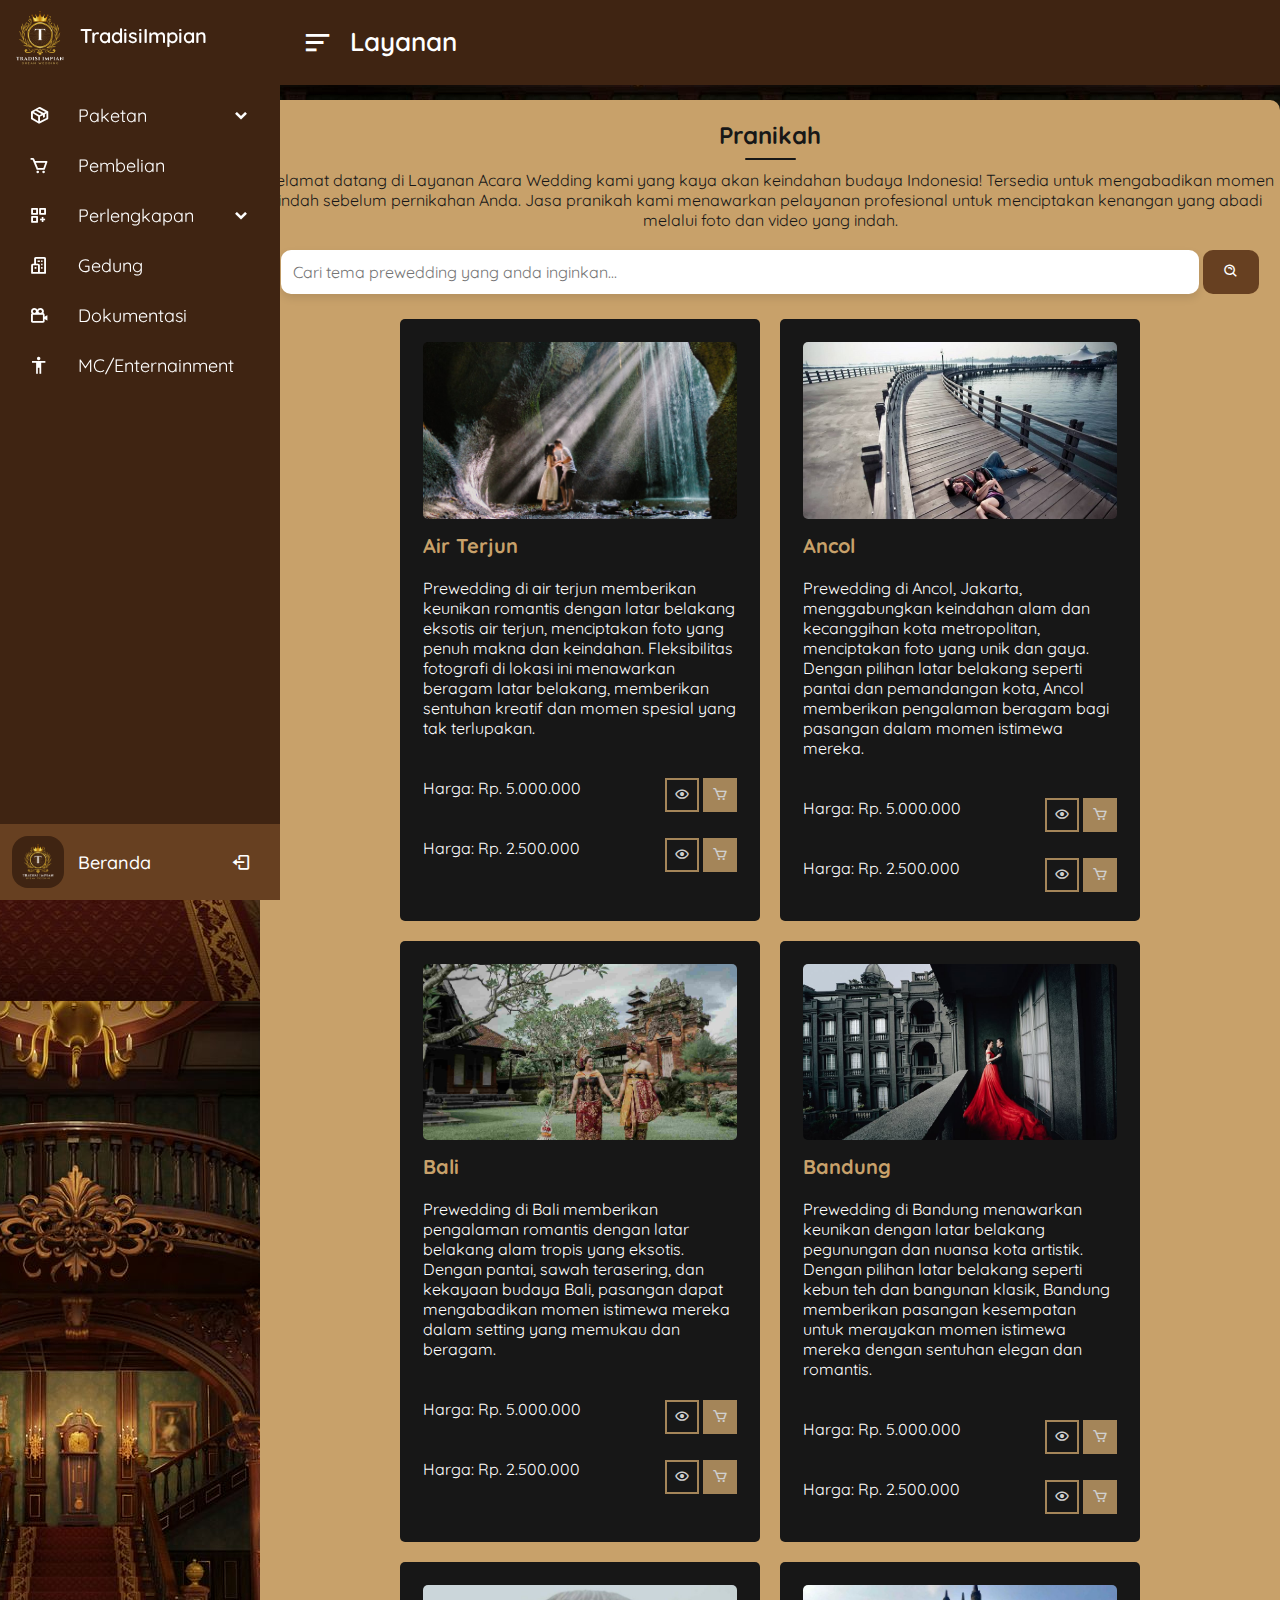
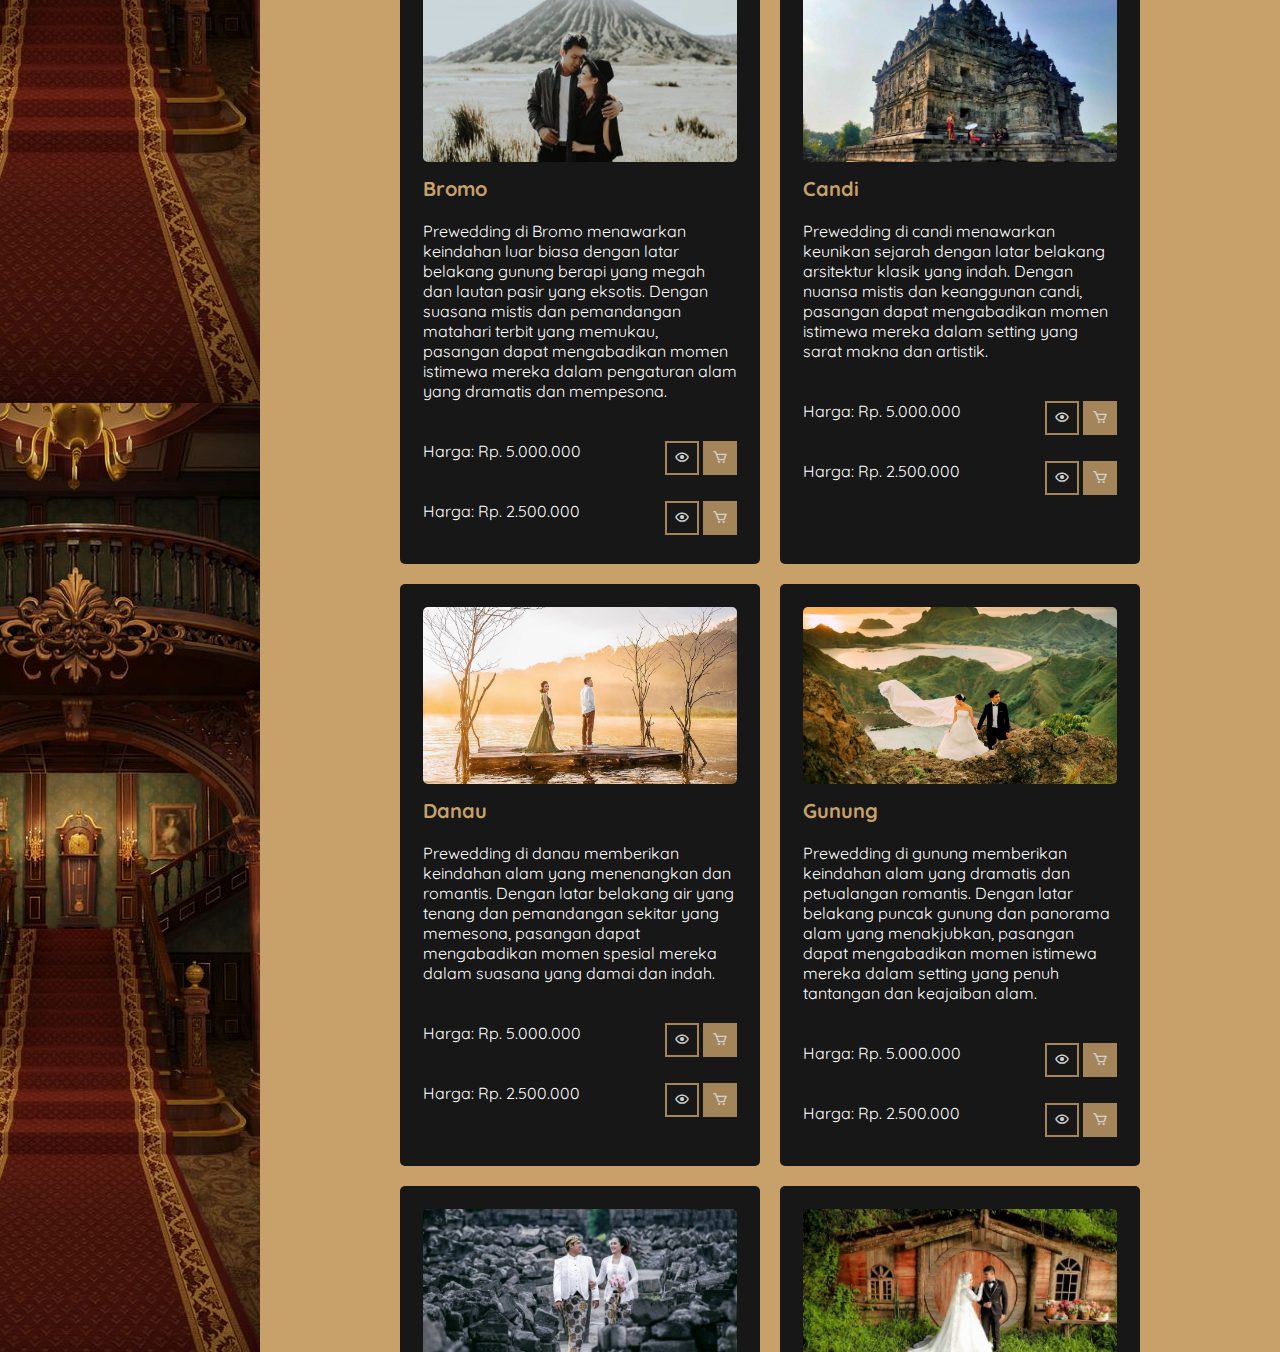
<file: public/pranikah.html>
<!DOCTYPE html>
<html lang="en" dir="ltr">

<head>
    <meta charset="UTF-8">
    <title> Layanan | Tradisi Impian </title>
    <meta name="viewport" content="width=device-width, initial-scale=1.0">
    <link rel="stylesheet" href="/css/pernikahan.css">
    <link rel="icon" href="/assets/logo TI.png">
    <!-- Font Google -->
    <link rel="preconnect" href="https://fonts.googleapis.com">
    <link rel="preconnect" href="https://fonts.gstatic.com" crossorigin>
    <link href="https://fonts.googleapis.com/css2?family=Quicksand:wght@400;500;600&display=swap" rel="stylesheet">
    <!-- Boxiocns CDN Link -->
    <link href='https://unpkg.com/boxicons@2.0.7/css/boxicons.min.css' rel='stylesheet'>
</head>

<body>
    <div class="sidebar close">
        <div class="logo-details">
            <a href="/index.html"><img src="/assets/logo TI.png" alt="Tradisi Impian"></a>
            <span class="logo_name">TradisiImpian</span>
        </div>
        <ul class="nav-links">
            <li>
                <ul class="sub-menu blank">
                    <li><a class="link_name" href="#">Paketan</a></li>
                </ul>
            </li>
            <li>
                <div class="iocn-link">
                    <a href="#">
                        <i class='bx bx-package'></i>
                        <span class="link_name">Paketan</span>
                    </a>
                    <i class='bx bxs-chevron-down arrow'></i>
                </div>
                <ul class="sub-menu">
                    <li><a class="link_name" href="#">Paketan</a></li>
                    <li><a href="tunangan.html">Tunangan</a></li>
                    <li><a href="pranikah.html">Pranikah</a></li>
                    <li><a href="pernikahan.html">Pernikahan</a></li>
                </ul>
            </li>
            <li>
                <a href="pembelian.html">
                    <i class='bx bx-cart'></i>
                    <span class="link_name">Pembelian</span>
                </a>
                <ul class="sub-menu blank">
                    <li><a class="link_name" href="pembelian.html">Pembelian</a></li>
                </ul>
            </li>
            <li>
                <div class="iocn-link">
                    <a href="#">
                        <i class='bx bx-customize'></i>
                        <span class="link_name">Perlengkapan</span>
                    </a>
                    <i class='bx bxs-chevron-down arrow'></i>
                </div>
                <ul class="sub-menu">
                    <li><a class="link_name" href="#">Perlengkapan</a></li>
                    <li><a href="#">Dekorasi</a></li>
                    <li><a href="#">Catering</a></li>
                    <li><a href="#">Riasan Pengantin</a></li>
                    <li><a href="#">Undangan Souvenir</a></li>
                </ul>
            </li>
            <li>
                <a href="gedung.html">
                    <i class='bx bx-buildings'></i>
                    <span class="link_name">Gedung</span>
                </a>
                <ul class="sub-menu blank">
                    <li><a class="link_name" href="gedung.html">Gedung</a></li>
                </ul>
            </li>
            <li>
                <a href="#">
                    <i class='bx bx-camera-movie'></i>
                    <span class="link_name">Dokumentasi</span>
                </a>
                <ul class="sub-menu blank">
                    <li><a class="link_name" href="#">Dokumentasi</a></li>
                </ul>
            </li>
            <li>
                <a href="#">
                    <i class='bx bx-body'></i>
                    <span class="link_name">MC/Enternainment</span>
                </a>
                <ul class="sub-menu blank">
                    <li><a class="link_name" href="#">MC/Enternainment</a></li>
                </ul>
            </li>
            <li>
                <div class="profile-details">
                    <a href="index.html">
                        <div class="profile-content">
                            <img src="/assets/logo TI.png" alt="profileImg">
                        </div>
                        <div class="name-job">
                            <div class="profile_name">Beranda</div>
                        </div>
                        <a href="/index.html"> <i class='bx bx-log-out'></i> </a>
                    </a>
                </div>
            </li>
        </ul>
    </div>

    <section class="home-section">
        <div class="home-content">
            <div class="judul-container">
                <div class="judul">
                    <i class='bx bx-menu-alt-left'></i>
                    <span class="text">Layanan</span>
                </div>
            </div>


            <div class="container">
                <h2><span>Pranikah</span></h2>
                <p>Selamat datang di Layanan Acara Wedding kami yang kaya akan keindahan budaya Indonesia!
                    Tersedia untuk mengabadikan momen indah sebelum pernikahan Anda. Jasa pranikah kami menawarkan
                    pelayanan profesional untuk menciptakan kenangan yang abadi melalui foto dan video yang indah.
                </p>

                <div class="search-container">
                    <input type="text" id="searchInput" placeholder="Cari tema prewedding yang anda inginkan...">
                    <button onclick="searchProducts()" id="searchButton" aria-label="searchButton"><i
                            class='bx bx-search-alt'></i></button>
                </div>

                <div id="noResults">
                    <img src="/assets/eror.webp" alt="Data Yang Anda Cari Tidak Ada">
                    <p>Maaf Adat Yang Anda Cari Tidak Ada</p>
                </div>

                <div class="product-container">
                    <div class="product" data-aos="zoom-in-up">
                        <img src="/assets/pranikah/Air Terjun.jpg" alt="">
                        <h3>Air Terjun</h3>
                        <p>Prewedding di air terjun memberikan keunikan romantis dengan latar belakang eksotis air
                            terjun, menciptakan foto yang penuh makna dan keindahan. Fleksibilitas fotografi di lokasi
                            ini menawarkan beragam latar belakang, memberikan sentuhan kreatif dan momen spesial yang
                            tak terlupakan.</p>
                        <div class="product-cart">
                            <p>Harga: Rp. 5.000.000</p>
                            <div class="product-icon">
                                <a href="#" class="popupButton" data-popup-id="popup1" aria-label="Detail Adat"><i
                                        class='bx bx-show'></i></a>
                                <a href="#" class="cart" aria-label="Pesan adat untuk menikah"><i
                                        class='bx bx-cart'></i></a>
                            </div>
                        </div>
                        <div class="product-cart">
                            <p>Harga: Rp. 2.500.000</p>
                            <div class="product-icon">
                                <a href="#" class="popupButton" data-popup-id="popup2" aria-label="Detail Adat"><i
                                        class='bx bx-show'></i></a>
                                <a href="#" class="cart" aria-label="Pesan adat untuk menikah"><i
                                        class='bx bx-cart'></i></a>
                            </div>
                        </div>
                    </div>

                    <div class="product" data-aos="zoom-in-up">
                        <img src="/assets/pranikah/ancol.jpg" alt="">
                        <h3>Ancol</h3>
                        <p>Prewedding di Ancol, Jakarta, menggabungkan keindahan alam dan kecanggihan kota metropolitan,
                            menciptakan foto yang unik dan gaya. Dengan pilihan latar belakang seperti pantai dan
                            pemandangan kota, Ancol memberikan pengalaman beragam bagi pasangan dalam momen istimewa
                            mereka.</p>
                        <div class="product-cart">
                            <p>Harga: Rp. 5.000.000</p>
                            <div class="product-icon">
                                <a href="#" class="popupButton" data-popup-id="popup1" aria-label="Detail Adat"><i
                                        class='bx bx-show'></i></a>
                                <a href="#" class="cart" aria-label="Pesan adat untuk menikah"><i
                                        class='bx bx-cart'></i></a>
                            </div>
                        </div>
                        <div class="product-cart">
                            <p>Harga: Rp. 2.500.000</p>
                            <div class="product-icon">
                                <a href="#" class="popupButton" data-popup-id="popup2" aria-label="Detail Adat"><i
                                        class='bx bx-show'></i></a>
                                <a href="#" class="cart" aria-label="Pesan adat untuk menikah"><i
                                        class='bx bx-cart'></i></a>
                            </div>
                        </div>
                    </div>

                    <div class="product" data-aos="zoom-in-up">
                        <img src="/assets/pranikah/bali.jpg" alt="">
                        <h3>Bali</h3>
                        <p>Prewedding di Bali memberikan pengalaman romantis dengan latar belakang alam tropis yang
                            eksotis. Dengan pantai, sawah terasering, dan kekayaan budaya Bali, pasangan dapat
                            mengabadikan momen istimewa mereka dalam setting yang memukau dan beragam.</p>
                        <div class="product-cart">
                            <p>Harga: Rp. 5.000.000</p>
                            <div class="product-icon">
                                <a href="#" class="popupButton" data-popup-id="popup1" aria-label="Detail Adat"><i
                                        class='bx bx-show'></i></a>
                                <a href="#" class="cart" aria-label="Pesan adat untuk menikah"><i
                                        class='bx bx-cart'></i></a>
                            </div>
                        </div>
                        <div class="product-cart">
                            <p>Harga: Rp. 2.500.000</p>
                            <div class="product-icon">
                                <a href="#" class="popupButton" data-popup-id="popup2" aria-label="Detail Adat"><i
                                        class='bx bx-show'></i></a>
                                <a href="#" class="cart" aria-label="Pesan adat untuk menikah"><i
                                        class='bx bx-cart'></i></a>
                            </div>
                        </div>
                    </div>

                    <div class="product" data-aos="zoom-in-up">
                        <img src="/assets/pranikah/bandung.jpg" alt="">
                        <h3>Bandung</h3>
                        <p>Prewedding di Bandung menawarkan keunikan dengan latar belakang pegunungan dan nuansa kota
                            artistik. Dengan pilihan latar belakang seperti kebun teh dan bangunan klasik, Bandung
                            memberikan pasangan kesempatan untuk merayakan momen istimewa mereka dengan sentuhan elegan
                            dan romantis.</p>
                        <div class="product-cart">
                            <p>Harga: Rp. 5.000.000</p>
                            <div class="product-icon">
                                <a href="#" class="popupButton" data-popup-id="popup1" aria-label="Detail Adat"><i
                                        class='bx bx-show'></i></a>
                                <a href="#" class="cart" aria-label="Pesan adat untuk menikah"><i
                                        class='bx bx-cart'></i></a>
                            </div>
                        </div>
                        <div class="product-cart">
                            <p>Harga: Rp. 2.500.000</p>
                            <div class="product-icon">
                                <a href="#" class="popupButton" data-popup-id="popup2" aria-label="Detail Adat"><i
                                        class='bx bx-show'></i></a>
                                <a href="#" class="cart" aria-label="Pesan adat untuk menikah"><i
                                        class='bx bx-cart'></i></a>
                            </div>
                        </div>
                    </div>

                    <div class="product" data-aos="zoom-in-up">
                        <img src="/assets/pranikah/bromo.jpg" alt="">
                        <h3>Bromo</h3>
                        <p>Prewedding di Bromo menawarkan keindahan luar biasa dengan latar belakang gunung berapi yang
                            megah dan lautan pasir yang eksotis. Dengan suasana mistis dan pemandangan matahari terbit
                            yang memukau, pasangan dapat mengabadikan momen istimewa mereka dalam pengaturan alam yang
                            dramatis dan mempesona.</p>
                        <div class="product-cart">
                            <p>Harga: Rp. 5.000.000</p>
                            <div class="product-icon">
                                <a href="#" class="popupButton" data-popup-id="popup1" aria-label="Detail Adat"><i
                                        class='bx bx-show'></i></a>
                                <a href="#" class="cart" aria-label=""><i
                                        class='bx bx-cart'></i></a>
                            </div>
                        </div>
                        <div class="product-cart">
                            <p>Harga: Rp. 2.500.000</p>
                            <div class="product-icon">
                                <a href="#" class="popupButton" data-popup-id="popup2" aria-label="Detail Adat"><i
                                        class='bx bx-show'></i></a>
                                <a href="#" class="cart" aria-label="Pesan adat untuk menikah"><i
                                        class='bx bx-cart'></i></a>
                            </div>
                        </div>
                    </div>

                    <div class="product" data-aos="zoom-in-up">
                        <img src="/assets/pranikah/candi.jpg" alt="">
                        <h3>Candi</h3>
                        <p>Prewedding di candi menawarkan keunikan sejarah dengan latar belakang arsitektur klasik yang
                            indah. Dengan nuansa mistis dan keanggunan candi, pasangan dapat mengabadikan momen istimewa
                            mereka dalam setting yang sarat makna dan artistik.</p>
                        <div class="product-cart">
                            <p>Harga: Rp. 5.000.000</p>
                            <div class="product-icon">
                                <a href="#" class="popupButton" data-popup-id="popup1" aria-label="Detail Adat"><i
                                        class='bx bx-show'></i></a>
                                <a href="#" class="cart" aria-label="Pesan adat untuk menikah"><i
                                        class='bx bx-cart'></i></a>
                            </div>
                        </div>
                        <div class="product-cart">
                            <p>Harga: Rp. 2.500.000</p>
                            <div class="product-icon">
                                <a href="#" class="popupButton" data-popup-id="popup2" aria-label="Detail Adat"><i
                                        class='bx bx-show'></i></a>
                                <a href="#" class="cart" aria-label="Pesan adat untuk menikah"><i
                                        class='bx bx-cart'></i></a>
                            </div>
                        </div>
                    </div>

                    <div class="product" data-aos="zoom-in-up">
                        <img src="/assets/pranikah/danau.jpg" alt="">
                        <h3>Danau</h3>
                        <p>Prewedding di danau memberikan keindahan alam yang menenangkan dan romantis. Dengan latar
                            belakang air yang tenang dan pemandangan sekitar yang memesona, pasangan dapat mengabadikan
                            momen spesial mereka dalam suasana yang damai dan indah.</p>
                        <div class="product-cart">
                            <p>Harga: Rp. 5.000.000</p>
                            <div class="product-icon">
                                <a href="#" class="popupButton" data-popup-id="popup1" aria-label="Detail Adat"><i
                                        class='bx bx-show'></i></a>
                                <a href="#" class="cart" aria-label="Pesan adat untuk menikah"><i
                                        class='bx bx-cart'></i></a>
                            </div>
                        </div>
                        <div class="product-cart">
                            <p>Harga: Rp. 2.500.000</p>
                            <div class="product-icon">
                                <a href="#" class="popupButton" data-popup-id="popup2" aria-label="Detail Adat"><i
                                        class='bx bx-show'></i></a>
                                <a href="#" class="cart" aria-label="Pesan adat untuk menikah"><i
                                        class='bx bx-cart'></i></a>
                            </div>
                        </div>
                    </div>

                    <div class="product" data-aos="zoom-in-up">
                        <img src="/assets/pranikah/gunung.jpg" alt="">
                        <h3>Gunung</h3>
                        <p>Prewedding di gunung memberikan keindahan alam yang dramatis dan petualangan romantis. Dengan
                            latar belakang puncak gunung dan panorama alam yang menakjubkan, pasangan dapat mengabadikan
                            momen istimewa mereka dalam setting yang penuh tantangan dan keajaiban alam.</p>
                        <div class="product-cart">
                            <p>Harga: Rp. 5.000.000</p>
                            <div class="product-icon">
                                <a href="#" class="popupButton" data-popup-id="popup1" aria-label="Detail Adat"><i
                                        class='bx bx-show'></i></a>
                                <a href="#" class="cart" aria-label="Pesan adat untuk menikah"><i
                                        class='bx bx-cart'></i></a>
                            </div>
                        </div>
                        <div class="product-cart">
                            <p>Harga: Rp. 2.500.000</p>
                            <div class="product-icon">
                                <a href="#" class="popupButton" data-popup-id="popup2" aria-label="Detail Adat"><i
                                        class='bx bx-show'></i></a>
                                <a href="#" class="cart" aria-label="Pesan adat untuk menikah"><i
                                        class='bx bx-cart'></i></a>
                            </div>
                        </div>
                    </div>

                    <div class="product" data-aos="zoom-in-up">
                        <img src="/assets/pranikah/jogja.jpg" alt="">
                        <h3>Jogja</h3>
                        <p>Prewedding di Jogja menawarkan keunikan budaya dengan latar belakang arsitektur klasik dan
                            nuansa tradisional. Dengan pilihan latar belakang seperti kraton dan candi, Jogja memberikan
                            pasangan pengalaman fotografi prewedding yang memadukan keindahan alam dan warisan budaya,
                            menciptakan momen istimewa dalam suasana yang khas dan berkesan.</p>
                        <div class="product-cart">
                            <p>Harga: Rp. 5.000.000</p>
                            <div class="product-icon">
                                <a href="#" class="popupButton" data-popup-id="popup1" aria-label="Detail Adat"><i
                                        class='bx bx-show'></i></a>
                                <a href="#" class="cart" aria-label="Pesan adat untuk menikah"><i
                                        class='bx bx-cart'></i></a>
                            </div>
                        </div>
                        <div class="product-cart">
                            <p>Harga: Rp. 2.500.000</p>
                            <div class="product-icon">
                                <a href="#" class="popupButton" data-popup-id="popup2" aria-label="Detail Adat"><i
                                        class='bx bx-show'></i></a>
                                <a href="#" class="cart" aria-label="Pesan adat untuk menikah"><i
                                        class='bx bx-cart'></i></a>
                            </div>
                        </div>
                    </div>

                    <div class="product" data-aos="zoom-in-up">
                        <img src="/assets/pranikah/medan.jpg" alt="">
                        <h3>Medan</h3>
                        <p>Prewedding di Medan menawarkan keindahan alam yang beragam dengan latar belakang seperti
                            Danau Toba dan perkebunan. Dengan nuansa kota yang modern dan kearifan lokal yang kaya,
                            pasangan dapat mengabadikan momen spesial mereka dalam setting yang mencakup keanekaragaman
                            alam dan budaya.</p>
                        <div class="product-cart">
                            <p>Harga: Rp. 5.000.000</p>
                            <div class="product-icon">
                                <a href="#" class="popupButton" data-popup-id="popup1" aria-label="Detail Adat"><i
                                        class='bx bx-show'></i></a>
                                <a href="#" class="cart" aria-label="Pesan adat untuk menikah"><i
                                        class='bx bx-cart'></i></a>
                            </div>
                        </div>
                        <div class="product-cart">
                            <p>Harga: Rp. 2.500.000</p>
                            <div class="product-icon">
                                <a href="#" class="popupButton" data-popup-id="popup2" aria-label="Detail Adat"><i
                                        class='bx bx-show'></i></a>
                                <a href="#" class="cart" aria-label="Pesan adat untuk menikah"><i
                                        class='bx bx-cart'></i></a>
                            </div>
                        </div>
                    </div>

                    <div class="product" data-aos="zoom-in-up">
                        <img src="/assets/pranikah/pantai.jpg" alt="">
                        <h3>Pantai</h3>
                        <p>Prewedding di pantai memberikan keindahan alam yang eksotis dan romantis. Dengan latar
                            belakang pasir putih dan deburan ombak, pasangan dapat mengabadikan momen istimewa mereka
                            dalam suasana yang santai dan penuh kehangatan.</p>
                        <div class="product-cart">
                            <p>Harga: Rp. 5.000.000</p>
                            <div class="product-icon">
                                <a href="#" class="popupButton" data-popup-id="popup1" aria-label="Detail Adat"><i
                                        class='bx bx-show'></i></a>
                                <a href="#" class="cart" aria-label="Pesan adat untuk menikah"><i
                                        class='bx bx-cart'></i></a>
                            </div>
                        </div>
                        <div class="product-cart">
                            <p>Harga: Rp. 2.500.000</p>
                            <div class="product-icon">
                                <a href="#" class="popupButton" data-popup-id="popup2" aria-label="Detail Adat"><i
                                        class='bx bx-show'></i></a>
                                <a href="#" class="cart" aria-label="Pesan adat untuk menikah"><i
                                        class='bx bx-cart'></i></a>
                            </div>
                        </div>
                    </div>

                    <div class="product" data-aos="zoom-in-up">
                        <img src="/assets/pranikah/semarang.jpg" alt="">
                        <h3>Kota Lama</h3>
                        <p>Kawasan Kota Lama Semarang - Badan Otorita Borobudur
                            Kota Lama Semarang merupakan tempat wisata yang memiliki julukan Little Netherland. Kawasan
                            ini dinamai Kota Lama karena memang bangunan-bangunan di wilayah tersebut memiliki gaya
                            arsitektur zaman dulu.</p>
                        <div class="product-cart">
                            <p>Harga: Rp. 5.000.000</p>
                            <div class="product-icon">
                                <a href="#" class="popupButton" data-popup-id="popup1" aria-label="Detail Adat"><i
                                        class='bx bx-show'></i></a>
                                <a href="#" class="cart" aria-label="Pesan adat untuk menikah"><i
                                        class='bx bx-cart'></i></a>
                            </div>
                        </div>
                        <div class="product-cart">
                            <p>Harga: Rp. 2.500.000</p>
                            <div class="product-icon">
                                <a href="#" class="popupButton" data-popup-id="popup2" aria-label="Detail Adat"><i
                                        class='bx bx-show'></i></a>
                                <a href="#" class="cart" aria-label="Pesan adat untuk menikah"><i
                                        class='bx bx-cart'></i></a>
                            </div>
                        </div>
                    </div>
                </div>

                <!-- Detail Pop Up -->
                <div class="overlay" id="overlay1"></div>
                <div class="popup" id="popup1">
                    <div class="closeButton" onclick="hidePopup('popup1')"><i class='bx bx-x'></i></div>
                    <div class="popup-container">
                        <img src="/assets/pranikah/bromo.jpg" alt="Adat Pernikahan Jawa">
                        <h3>Rincian Harga Paket Komplit</h3>
                        <h3>Rincian harga pranikah :</h3>
                        <br>
                        <table>
                            <tr>
                                <th>Kebutuhan</th>
                                <th>Harga (Rp)</th>
                            </tr>
                            <tr>
                                <td>Unlimited Photo</td>
                                <td>1.000.000</td>
                            </tr>
                            <tr>
                                <td>Video Cinematic</td>
                                <td>500.000</td>
                            </tr>
                            <tr>
                                <td>Make Up & Gaun & Jas</td>
                                <td>2.000.000</td>
                            </tr>
                            <tr>
                                <td>Flashdisk 16 GB</td>
                                <td>2.500.000</td>
                            </tr>
                            <tr>
                                <td>Foto Frame</td>
                                <td>800.000</td>
                            </tr>
                            <tr>
                                <td>Tempat Foto</td>
                                <td>1.000.000</td>
                            </tr>
                            <tr>
                                <td>Biaya tak terduga</td>
                                <td>200.000</td>
                            </tr>
                            <tr>
                                <td>Biaya Pranikah</td>
                                <td>5.000.000</td>
                            </tr>
                        </table>
                    </div>
                    <br><br>
                    <a href="#" class="cart"><i class='bx bx-cart'></i>Pesan pranikah buat dokumentasi kenangan
                        Sekarang</a>
                </div>


                <!-- Detail Pop Up -->
                <div class="overlay" id="overlay1"></div>
                <div class="popup" id="popup2">
                    <div class="closeButton" onclick="hidePopup('popup2')"><i class='bx bx-x'></i></div>
                    <div class="popup-container">
                        <img src="/assets/pranikah/Air Terjun.jpg" alt="Adat Pernikahan Jawa">

                        <h3>Rincian Harga Paket Hemat</h3>
                        <h3>Rincian harga pranikah :</h3>
                        <br>
                        <table>
                            <tr>
                                <th>Kebutuhan</th>
                                <th>Harga (Rp)</th>
                            </tr>
                            <tr>
                                <td>Unlimited Photo</td>
                                <td>1.000.000</td>
                            </tr>
                            <tr>
                                <td>Video Cinematic</td>
                                <td>500.000</td>
                            </tr>
                            <tr>
                                <td>Make Up & Gaun & Jas</td>
                                <td>1.000.000</td>
                            </tr>
                            <tr>
                                <td>Flashdisk 8 GB</td>
                                <td>1.000.000</td>
                            </tr>
                            <tr>
                                <td>Foto Frame</td>
                                <td>800.000</td>
                            </tr>
                            <tr>
                                <td>Tempat Foto</td>
                                <td>1.000.000</td>
                            </tr>
                            <tr>
                                <td>Biaya tak terduga</td>
                                <td>200.000</td>
                            </tr>
                            <tr>
                                <td>Biaya Pranikah</td>
                                <td>2.500.000</td>
                            </tr>
                        </table>

                        <h3>Urutan Persiapan :</h3>
                        <br>
                        <ol>
                            <li>Lokasi Pemotretan</li>
                            <li>Make Up & Baju Ganti</li>
                            <li>Perlengkapan Darurat</li>
                            <li>Makanan Ringan</li>
                            <li>Biaya Tak Terduga</li>
                            <li>Siapkan Kondisi Fisik</li>
                            <li>Jaga Mood</li>
                        </ol>
                    </div>
                    <a href="#" class="cart"><i class='bx bx-cart'></i>Pesan adat untuk menikah Sekarang</a>
                </div>


                <!-- Footer -->
                <footer>
                    <div class="footer-info">
                        <p><i class='bx bx-phone-call'></i>+62 8901234567</p>
                        <p><i class='bx bx-envelope'></i>tradisiimpian@gmail.com</p>
                        <p><i class='bx bx-map'></i>Jl. Sejati Larasan</p>
                    </div>
                    <span>Copyright © 2023 Tradisi Impian. All Rights Reserved</span>
                </footer>
            </div>
        </div>
    </section>

    <script src="/js/pernikahan.js"></script>
</body>

</html>
</file>
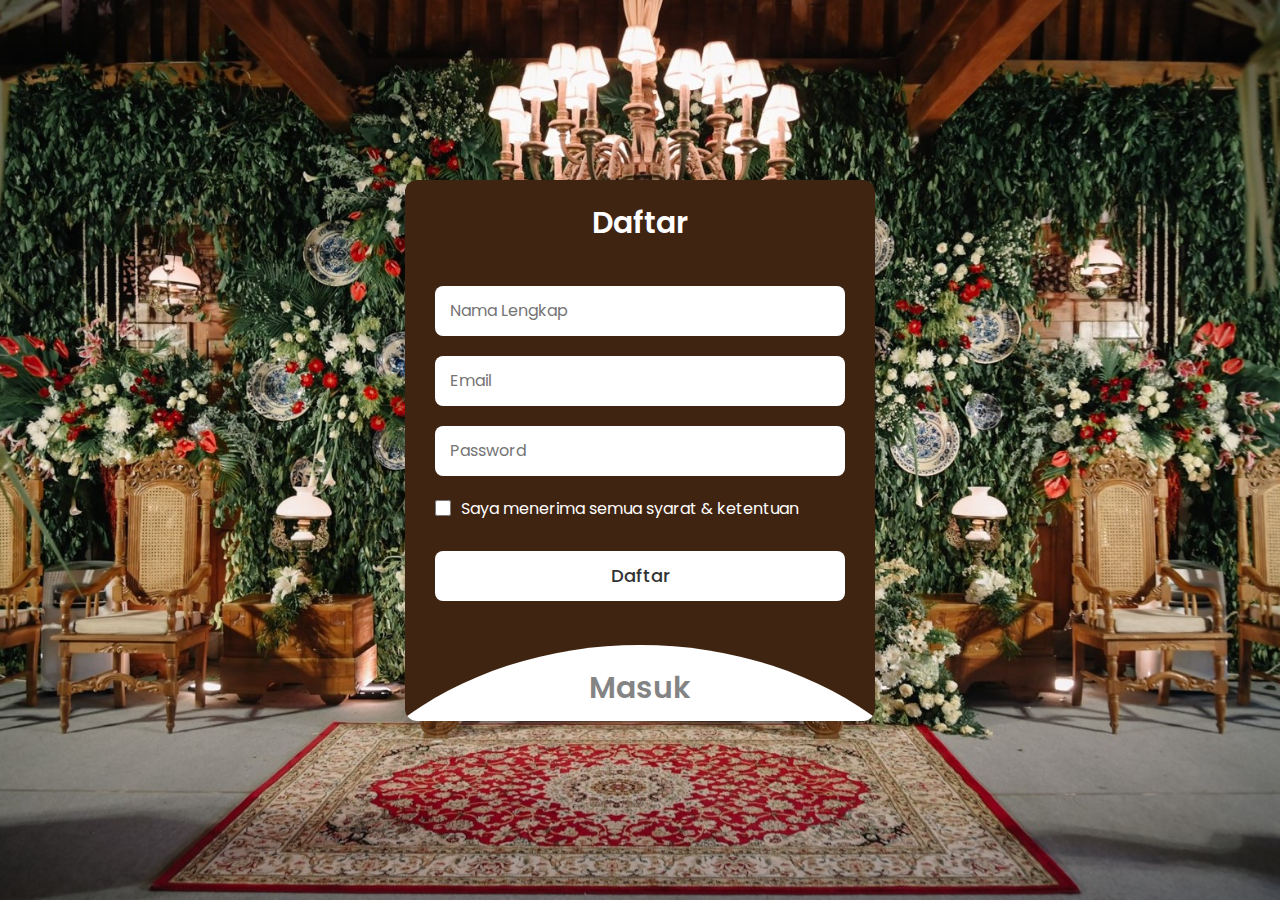
<file: public/sign.html>
<!DOCTYPE html>
<html lang="en">

<head>
    <meta charset="UTF-8" />
    <meta http-equiv="X-UA-Compatible" content="IE=edge" />
    <meta name="viewport" content="width=device-width, initial-scale=1.0" />
    <title>Masuk Tradisi Impian</title>
    <link rel="icon" href="/assets/logo TI.png">
    <link rel="stylesheet" href="/css/sign.css" />
</head>

<body>
    <section class="wrapper">
        <div class="form signup">
            <header>Daftar</header>
            <form action="user.html">
                <input type="text" placeholder="Nama Lengkap" />
                <input type="email" placeholder="Email" />
                <input type="password" placeholder="Password" />
                <div class="checkbox">
                    <input type="checkbox" id="signupCheck" />
                    <label for="signupCheck">Saya menerima semua syarat & ketentuan</label>
                </div>
              <a href="user.html">
                <input type="submit" value="Daftar" />
              </a>
            </form>
        </div>

        
        
        <div class="form login">
            <header>Masuk</header>
            <form action="user.html">
                <input type="email" placeholder="Email" />
                <input type="password" placeholder="Password" />
                <a href="#">Lupa password?</a>
                <a href="user.html">
                    <input type="submit" value="Login" />
                </a>
            </form>
            <div class="line"></div>
            
            <div class="google-login">
                <a href="#" class="google-btn">Login with Google</a>
            </div>
        </div>

        <script>
            const wrapper = document.querySelector(".wrapper");
            const signupHeader = document.querySelector(".signup header");
            const loginHeader = document.querySelector(".login header");

            loginHeader.addEventListener("click", () => {
                wrapper.classList.add("active");
            });

            signupHeader.addEventListener("click", () => {
                wrapper.classList.remove("active");
            });
        </script>
    </section>
</body>

</html>
</file>
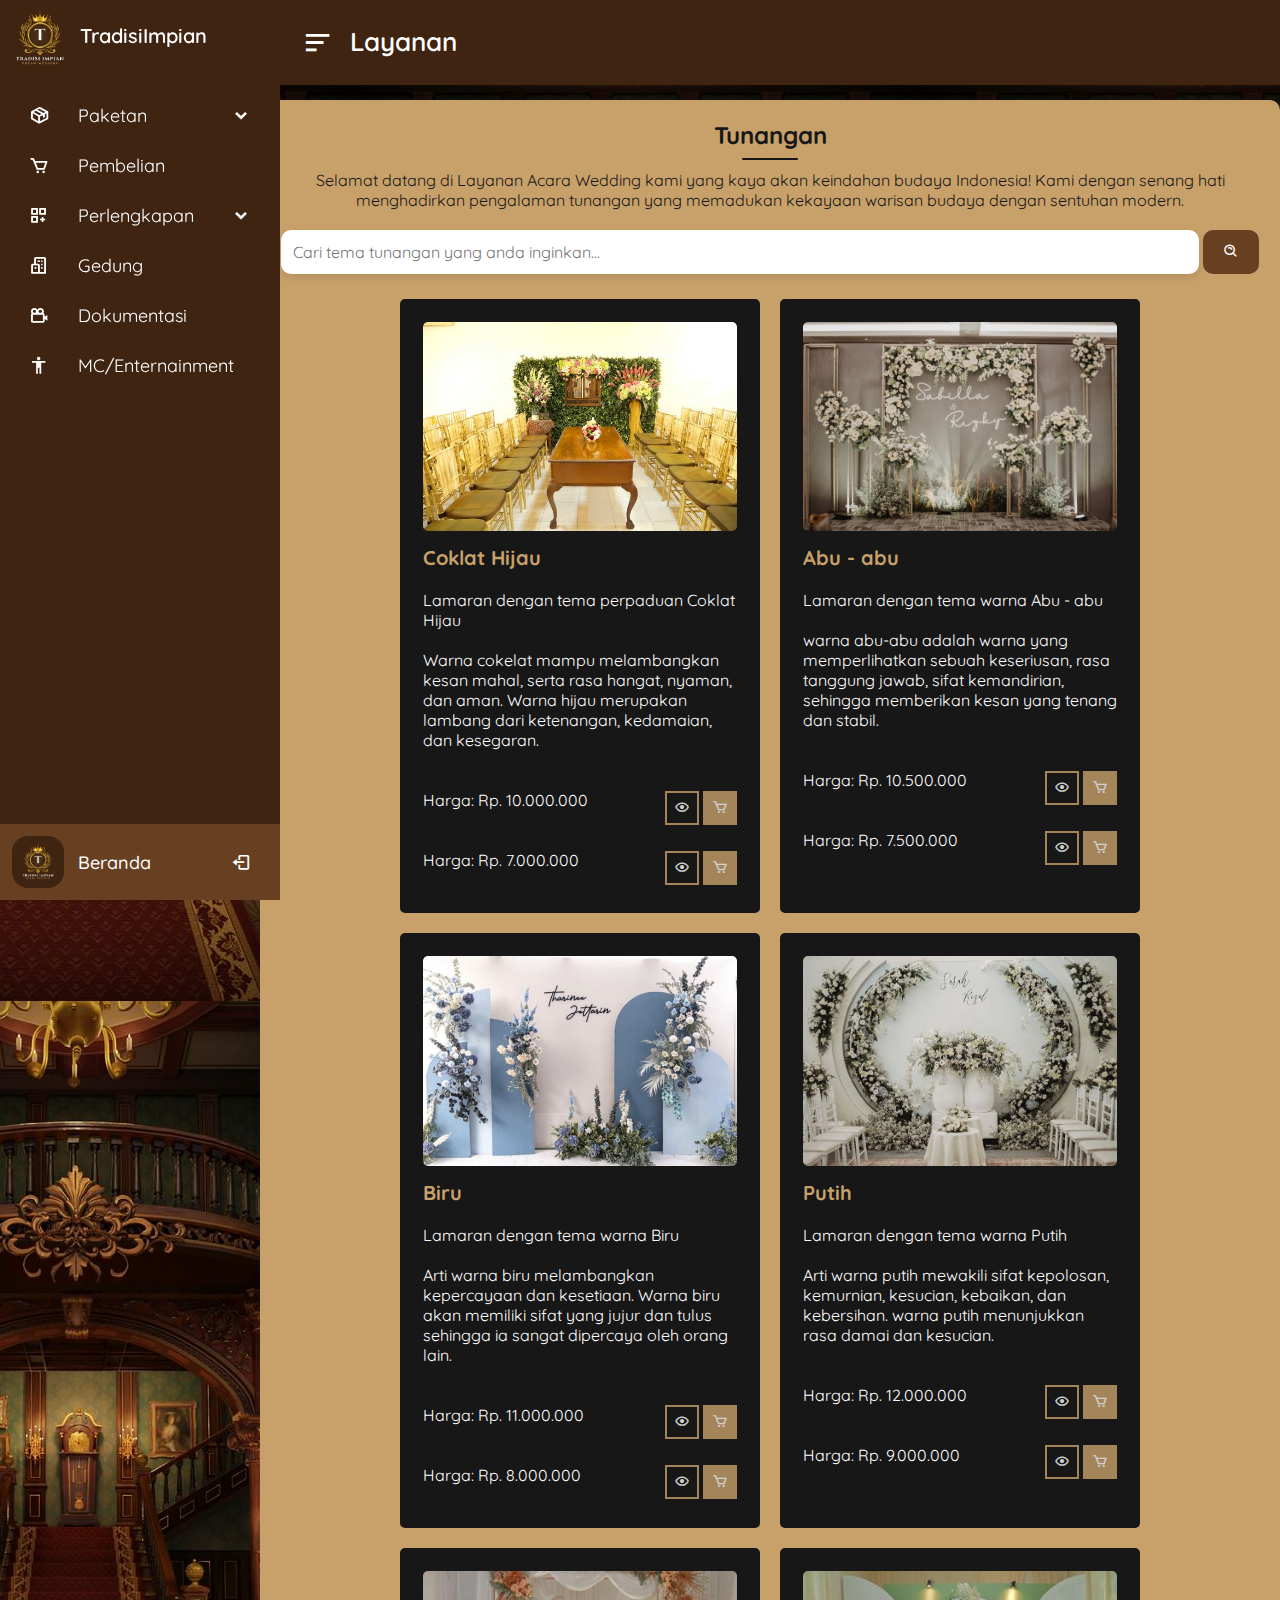
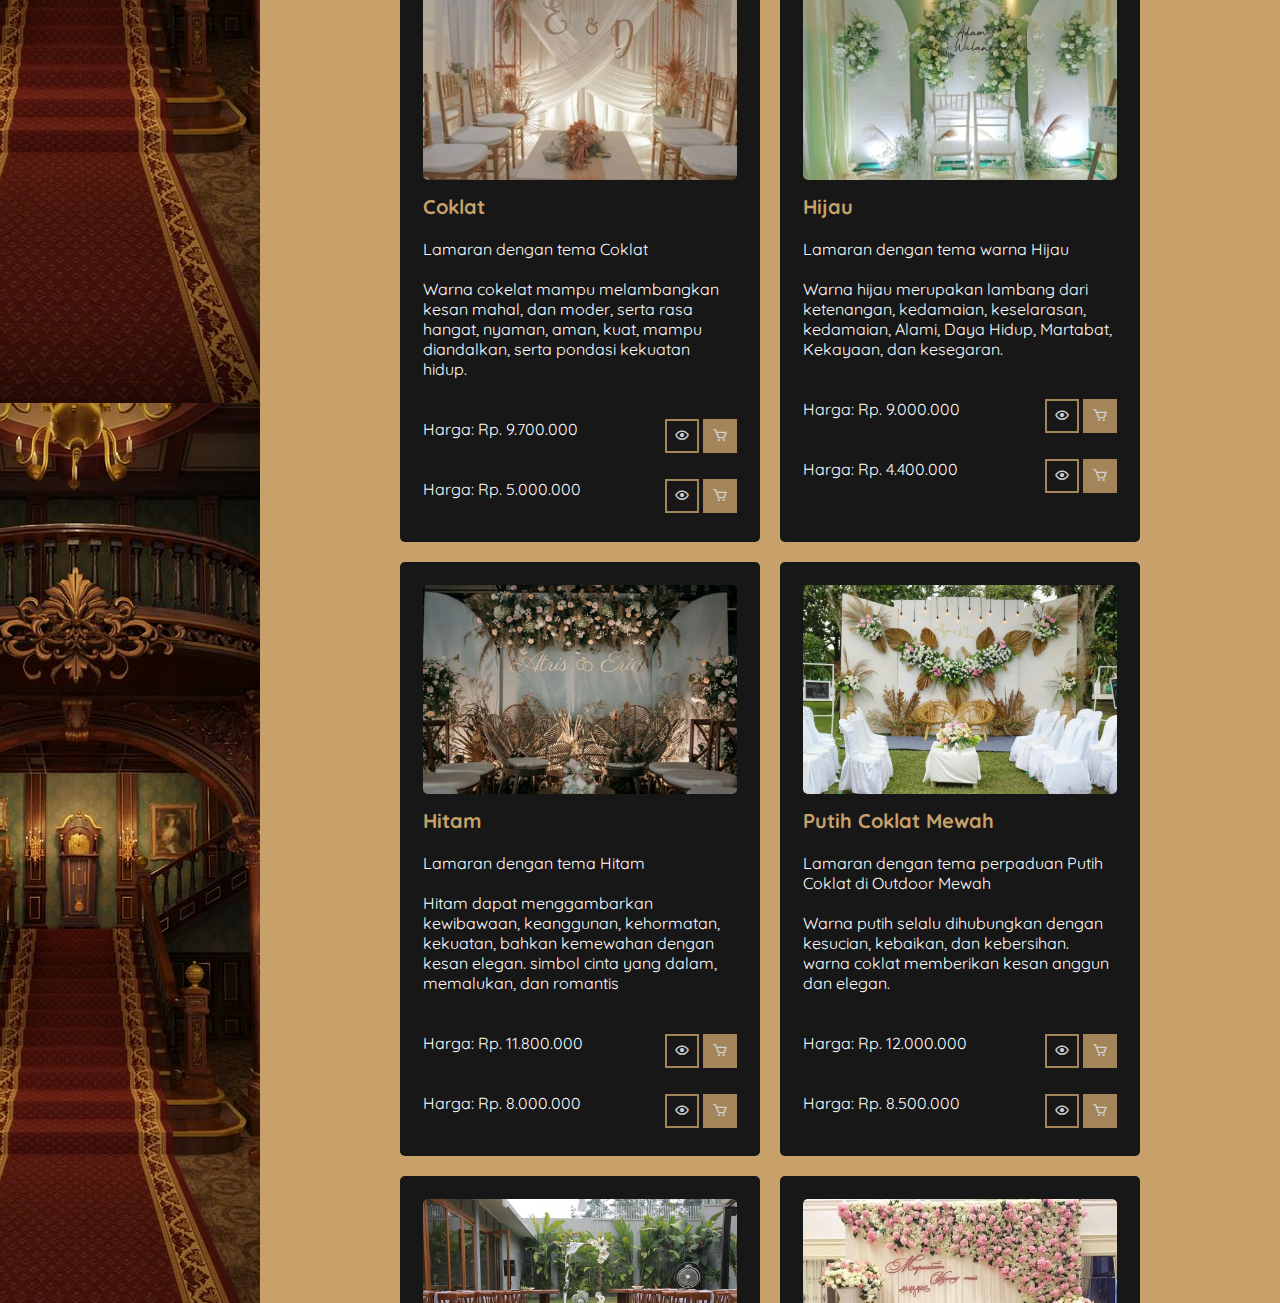
<file: public/tunangan.html>
<!DOCTYPE html>
<html lang="en" dir="ltr">

<head>
    <meta charset="UTF-8">
    <title> Layanan | Tradisi Impian </title>
    <meta name="viewport" content="width=device-width, initial-scale=1.0">
    <link rel="stylesheet" href="/css/pernikahan.css">
    <link rel="icon" href="/assets/logo TI.png">
    <!-- Font Google -->
    <link rel="preconnect" href="https://fonts.googleapis.com">
    <link rel="preconnect" href="https://fonts.gstatic.com" crossorigin>
    <link href="https://fonts.googleapis.com/css2?family=Quicksand:wght@400;500;600&display=swap" rel="stylesheet">
    <!-- Boxiocns CDN Link -->
    <link href='https://unpkg.com/boxicons@2.0.7/css/boxicons.min.css' rel='stylesheet'>
</head>

<body>
    <div class="sidebar close">
        <div class="logo-details">
            <a href="/index.html"><img src="/assets/logo TI.png" alt="Tradisi Impian"></a>
            <span class="logo_name">TradisiImpian</span>
        </div>
        <ul class="nav-links">
            <li>
                <ul class="sub-menu blank">
                    <li><a class="link_name" href="#">Paketan</a></li>
                </ul>
            </li>
            <li>
                <div class="iocn-link">
                    <a href="#">
                        <i class='bx bx-package'></i>
                        <span class="link_name">Paketan</span>
                    </a>
                    <i class='bx bxs-chevron-down arrow'></i>
                </div>
                <ul class="sub-menu">
                    <li><a class="link_name" href="#">Paketan</a></li>
                    <li><a href="tunangan.html">Tunangan</a></li>
                    <li><a href="pranikah.html">Pranikah</a></li>
                    <li><a href="pernikahan.html">Pernikahan</a></li>
                </ul>
            </li>
            <li>
                <a href="pembelian.html">
                    <i class='bx bx-cart'></i>
                    <span class="link_name">Pembelian</span>
                </a>
                <ul class="sub-menu blank">
                    <li><a class="link_name" href="pembelian.html">Pembelian</a></li>
                </ul>
            </li>
            <li>
                <div class="iocn-link">
                    <a href="#">
                        <i class='bx bx-customize'></i>
                        <span class="link_name">Perlengkapan</span>
                    </a>
                    <i class='bx bxs-chevron-down arrow'></i>
                </div>
                <ul class="sub-menu">
                    <li><a class="link_name" href="#">Perlengkapan</a></li>
                    <li><a href="#">Dekorasi</a></li>
                    <li><a href="#">Catering</a></li>
                    <li><a href="#">Riasan Pengantin</a></li>
                    <li><a href="#">Undangan Souvenir</a></li>
                </ul>
            </li>
            <li>
                <a href="gedung.html">
                    <i class='bx bx-buildings'></i>
                    <span class="link_name">Gedung</span>
                </a>
                <ul class="sub-menu blank">
                    <li><a class="link_name" href="gedung.html">Gedung</a></li>
                </ul>
            </li>
            <li>
                <a href="#">
                    <i class='bx bx-camera-movie'></i>
                    <span class="link_name">Dokumentasi</span>
                </a>
                <ul class="sub-menu blank">
                    <li><a class="link_name" href="#">Dokumentasi</a></li>
                </ul>
            </li>
            <li>
                <a href="#">
                    <i class='bx bx-body'></i>
                    <span class="link_name">MC/Enternainment</span>
                </a>
                <ul class="sub-menu blank">
                    <li><a class="link_name" href="#">MC/Enternainment</a></li>
                </ul>
            </li>
            <li>
                <div class="profile-details">
                    <a href="index.html">
                        <div class="profile-content">
                            <img src="/assets/logo TI.png" alt="profileImg">
                        </div>
                        <div class="name-job">
                            <div class="profile_name">Beranda</div>
                        </div>
                        <a href="/index.html"> <i class='bx bx-log-out'></i> </a>
                    </a>
                </div>
            </li>
        </ul>
    </div>

    <section class="home-section">
        <div class="home-content">
            <div class="judul-container">
                <div class="judul">
                    <i class='bx bx-menu-alt-left'></i>
                    <span class="text">Layanan</span>
                </div>
            </div>


            <div class="container">
                <h2><span>Tunangan</span></h2>
                <p>Selamat datang di Layanan Acara Wedding kami yang kaya akan keindahan budaya Indonesia! Kami dengan
                    senang
                    hati menghadirkan pengalaman tunangan yang memadukan kekayaan warisan budaya dengan sentuhan
                    modern.
                </p>

                <div class="search-container">
                    <input type="text" id="searchInput" placeholder="Cari tema tunangan yang anda inginkan...">
                    <button onclick="searchProducts()" id="searchButton" aria-label="searchButton"><i
                            class='bx bx-search-alt'></i></button>
                </div>

                <div id="noResults">
                    <img src="/assets/eror.webp" alt="Data Yang Anda Cari Tidak Ada">
                    <p>Maaf Adat Yang Anda Cari Tidak Ada</p>
                </div>

                <div class="product-container">
                    <div class="product" data-aos="zoom-in-up">
                        <img src="/assets/tunangan/coklat hijau.jpg" alt="">
                        <h3>Coklat Hijau</h3>
                        <p>Lamaran dengan tema perpaduan Coklat Hijau</p>
                        <p>Warna cokelat mampu melambangkan kesan mahal, serta rasa hangat, nyaman, dan aman. Warna
                            hijau merupakan lambang dari ketenangan, kedamaian, dan kesegaran.</p>
                        <div class="product-cart">
                            <p>Harga: Rp. 10.000.000</p>
                            <div class="product-icon">
                                <a href="#" class="popupButton" data-popup-id="popup1" aria-label="Detail Adat"><i
                                        class='bx bx-show'></i></a>
                                <a href="#" class="cart" aria-label="Pesan adat untuk menikah"><i
                                        class='bx bx-cart'></i></a>
                            </div>
                        </div>
                        <div class="product-cart">
                            <p>Harga: Rp. 7.000.000</p>
                            <div class="product-icon">
                                <a href="#" class="popupButton" data-popup-id="popup2" aria-label="Detail Adat"><i
                                        class='bx bx-show'></i></a>
                                <a href="#" class="cart" aria-label="Pesan adat untuk menikah"><i
                                        class='bx bx-cart'></i></a>
                            </div>
                        </div>
                    </div>

                    <div class="product" data-aos="zoom-in-up">
                        <img src="/assets/tunangan/abuabu.jpg" alt="">
                        <h3>Abu - abu</h3>
                        <p>Lamaran dengan tema warna Abu - abu</p>
                        <p>warna abu-abu adalah warna yang memperlihatkan sebuah keseriusan, rasa tanggung jawab, sifat
                            kemandirian, sehingga memberikan kesan yang tenang dan stabil.</p>
                        <div class="product-cart">
                            <p>Harga: Rp. 10.500.000</p>
                            <div class="product-icon">
                                <a href="#" class="popupButton" data-popup-id="popup1" aria-label="Detail Adat"><i
                                        class='bx bx-show'></i></a>
                                <a href="#" class="cart" aria-label="Pesan adat untuk menikah"><i
                                        class='bx bx-cart'></i></a>
                            </div>
                        </div>
                        <div class="product-cart">
                            <p>Harga: Rp. 7.500.000</p>
                            <div class="product-icon">
                                <a href="#" class="popupButton" data-popup-id="popup2" aria-label="Detail Adat"><i
                                        class='bx bx-show'></i></a>
                                <a href="#" class="cart" aria-label="Pesan adat untuk menikah"><i
                                        class='bx bx-cart'></i></a>
                            </div>
                        </div>
                    </div>

                    <div class="product" data-aos="zoom-in-up">
                        <img src="/assets/tunangan/biru.jpg" alt="">
                        <h3>Biru</h3>
                        <p>Lamaran dengan tema warna Biru</p>
                        <p>Arti warna biru melambangkan kepercayaan dan kesetiaan. Warna biru akan memiliki sifat yang
                            jujur dan tulus sehingga ia sangat dipercaya oleh orang lain.</p>
                        <div class="product-cart">
                            <p>Harga: Rp. 11.000.000</p>
                            <div class="product-icon">
                                <a href="#" class="popupButton" data-popup-id="popup1" aria-label="Detail Adat"><i
                                        class='bx bx-show'></i></a>
                                <a href="#" class="cart" aria-label="Pesan adat untuk menikah"><i
                                        class='bx bx-cart'></i></a>
                            </div>
                        </div>
                        <div class="product-cart">
                            <p>Harga: Rp. 8.000.000</p>
                            <div class="product-icon">
                                <a href="#" class="popupButton" data-popup-id="popup2" aria-label="Detail Adat"><i
                                        class='bx bx-show'></i></a>
                                <a href="#" class="cart" aria-label="Pesan adat untuk menikah"><i
                                        class='bx bx-cart'></i></a>
                            </div>
                        </div>
                    </div>

                    <div class="product" data-aos="zoom-in-up">
                        <img src="/assets/tunangan/putih.jpg" alt="">
                        <h3>Putih</h3>
                        <p>Lamaran dengan tema warna Putih</p>
                        <p>Arti warna putih mewakili sifat kepolosan, kemurnian, kesucian, kebaikan, dan kebersihan.
                            warna putih menunjukkan rasa damai dan kesucian.</p>
                        <div class="product-cart">
                            <p>Harga: Rp. 12.000.000</p>
                            <div class="product-icon">
                                <a href="#" class="popupButton" data-popup-id="popup1" aria-label="Detail Adat"><i
                                        class='bx bx-show'></i></a>
                                <a href="#" class="cart" aria-label="Pesan adat untuk menikah"><i
                                        class='bx bx-cart'></i></a>
                            </div>
                        </div>
                        <div class="product-cart">
                            <p>Harga: Rp. 9.000.000</p>
                            <div class="product-icon">
                                <a href="#" class="popupButton" data-popup-id="popup2" aria-label="Detail Adat"><i
                                        class='bx bx-show'></i></a>
                                <a href="#" class="cart" aria-label="Pesan adat untuk menikah"><i
                                        class='bx bx-cart'></i></a>
                            </div>
                        </div>
                    </div>

                    <div class="product" data-aos="zoom-in-up">
                        <img src="/assets/tunangan/coklat.jpg" alt="">
                        <h3>Coklat</h3>
                        <p>Lamaran dengan tema Coklat</p>
                        <p>Warna cokelat mampu melambangkan kesan mahal, dan moder, serta rasa hangat, nyaman, aman,
                            kuat, mampu diandalkan, serta pondasi kekuatan hidup.</p>
                        <div class="product-cart">
                            <p>Harga: Rp. 9.700.000</p>
                            <div class="product-icon">
                                <a href="#" class="popupButton" data-popup-id="popup1" aria-label="Detail Adat"><i
                                        class='bx bx-show'></i></a>
                                <a href="#" class="cart" aria-label="Pesan adat untuk menikah"><i
                                        class='bx bx-cart'></i></a>
                            </div>
                        </div>
                        <div class="product-cart">
                            <p>Harga: Rp. 5.000.000</p>
                            <div class="product-icon">
                                <a href="#" class="popupButton" data-popup-id="popup2" aria-label="Detail Adat"><i
                                        class='bx bx-show'></i></a>
                                <a href="#" class="cart" aria-label="Pesan adat untuk menikah"><i
                                        class='bx bx-cart'></i></a>
                            </div>
                        </div>
                    </div>

                    <div class="product" data-aos="zoom-in-up">
                        <img src="/assets/tunangan/hijau.jpg" alt="">
                        <h3>Hijau</h3>
                        <p>Lamaran dengan tema warna Hijau</p>
                        <p>Warna hijau merupakan lambang dari ketenangan, kedamaian, keselarasan, kedamaian, Alami, Daya
                            Hidup, Martabat, Kekayaan, dan kesegaran.</p>
                        <div class="product-cart">
                            <p>Harga: Rp. 9.000.000</p>
                            <div class="product-icon">
                                <a href="#" class="popupButton" data-popup-id="popup1" aria-label="Detail Adat"><i
                                        class='bx bx-show'></i></a>
                                <a href="#" class="cart" aria-label="Pesan adat untuk menikah"><i
                                        class='bx bx-cart'></i></a>
                            </div>
                        </div>
                        <div class="product-cart">
                            <p>Harga: Rp. 4.400.000</p>
                            <div class="product-icon">
                                <a href="#" class="popupButton" data-popup-id="popup2" aria-label="Detail Adat"><i
                                        class='bx bx-show'></i></a>
                                <a href="#" class="cart" aria-label="Pesan adat untuk menikah"><i
                                        class='bx bx-cart'></i></a>
                            </div>
                        </div>
                    </div>

                    <div class="product" data-aos="zoom-in-up">
                        <img src="/assets/tunangan/hitam.jpg" alt="">
                        <h3>Hitam</h3>
                        <p>Lamaran dengan tema Hitam</p>
                        <p>Hitam dapat menggambarkan kewibawaan, keanggunan, kehormatan, kekuatan, bahkan kemewahan
                            dengan kesan elegan. simbol cinta yang dalam, memalukan, dan romantis</p>
                        <div class="product-cart">
                            <p>Harga: Rp. 11.800.000</p>
                            <div class="product-icon">
                                <a href="#" class="popupButton" data-popup-id="popup1" aria-label="Detail Adat"><i
                                        class='bx bx-show'></i></a>
                                <a href="#" class="cart" aria-label="Pesan adat untuk menikah"><i
                                        class='bx bx-cart'></i></a>
                            </div>
                        </div>
                        <div class="product-cart">
                            <p>Harga: Rp. 8.000.000</p>
                            <div class="product-icon">
                                <a href="#" class="popupButton" data-popup-id="popup2" aria-label="Detail Adat"><i
                                        class='bx bx-show'></i></a>
                                <a href="#" class="cart" aria-label="Pesan adat untuk menikah"><i
                                        class='bx bx-cart'></i></a>
                            </div>
                        </div>
                    </div>

                    <div class="product" data-aos="zoom-in-up">
                        <img src="/assets/tunangan/out mewah.jpg" alt="">
                        <h3>Putih Coklat Mewah</h3>
                        <p>Lamaran dengan tema perpaduan Putih Coklat di Outdoor Mewah</p>
                        <p>Warna putih selalu dihubungkan dengan kesucian, kebaikan, dan kebersihan. warna coklat
                            memberikan kesan anggun dan elegan.</p>
                        <div class="product-cart">
                            <p>Harga: Rp. 12.000.000</p>
                            <div class="product-icon">
                                <a href="#" class="popupButton" data-popup-id="popup1" aria-label="Detail Adat"><i
                                        class='bx bx-show'></i></a>
                                <a href="#" class="cart" aria-label="Pesan adat untuk menikah"><i
                                        class='bx bx-cart'></i></a>
                            </div>
                        </div>
                        <div class="product-cart">
                            <p>Harga: Rp. 8.500.000</p>
                            <div class="product-icon">
                                <a href="#" class="popupButton" data-popup-id="popup2" aria-label="Detail Adat"><i
                                        class='bx bx-show'></i></a>
                                <a href="#" class="cart" aria-label="Pesan adat untuk menikah"><i
                                        class='bx bx-cart'></i></a>
                            </div>
                        </div>
                    </div>

                    <div class="product" data-aos="zoom-in-up">
                        <img src="/assets/tunangan/outsimple.jpg" alt="">
                        <h3>Putih Coklat Simple</h3>
                        <p>Lamaran dengan tema perpaduan Putih Coklat di Outdoor Simple</p>
                        <p>Warna putih selalu dihubungkan dengan kesucian, kebaikan, dan kebersihan. warna coklat
                            memberikan kesan anggun dan elegan.</p>
                        <div class="product-cart">
                            <p>Harga: Rp. 10.000.000</p>
                            <div class="product-icon">
                                <a href="#" class="popupButton" data-popup-id="popup1" aria-label="Detail Adat"><i
                                        class='bx bx-show'></i></a>
                                <a href="#" class="cart" aria-label="Pesan adat untuk menikah"><i
                                        class='bx bx-cart'></i></a>
                            </div>
                        </div>
                        <div class="product-cart">
                            <p>Harga: Rp. 5.000.000</p>
                            <div class="product-icon">
                                <a href="#" class="popupButton" data-popup-id="popup2" aria-label="Detail Adat"><i
                                        class='bx bx-show'></i></a>
                                <a href="#" class="cart" aria-label="Pesan adat untuk menikah"><i
                                        class='bx bx-cart'></i></a>
                            </div>
                        </div>
                    </div>

                    <div class="product" data-aos="zoom-in-up">
                        <img src="/assets/tunangan/pink.jpg" alt="">
                        <h3>Pink</h3>
                        <p>Lamaran dengan tema Pink</p>
                        <p>Pink melambangkan suasana romantic, feminism kuat, kepedulian, serta aura kelemahlembuatan,
                            bahagia, lembut dan memancarkan kasih sayang.</p>
                        <div class="product-cart">
                            <p>Harga: Rp. 10.000.000</p>
                            <div class="product-icon">
                                <a href="#" class="popupButton" data-popup-id="popup1" aria-label="Detail Adat"><i
                                        class='bx bx-show'></i></a>
                                <a href="#" class="cart" aria-label="Pesan adat untuk menikah"><i
                                        class='bx bx-cart'></i></a>
                            </div>
                        </div>
                        <div class="product-cart">
                            <p>Harga: Rp. 4.000.000</p>
                            <div class="product-icon">
                                <a href="#" class="popupButton" data-popup-id="popup2" aria-label="Detail Adat"><i
                                        class='bx bx-show'></i></a>
                                <a href="#" class="cart" aria-label="Pesan adat untuk menikah"><i
                                        class='bx bx-cart'></i></a>
                            </div>
                        </div>
                    </div>

                    <div class="product" data-aos="zoom-in-up">
                        <img src="/assets/tunangan/putih coklat.jpg" alt="">
                        <h3>Putih</h3>
                        <p>Lamaran dengan tema Putih</p>
                        <p>Arti warna putih mewakili sifat kepolosan, kemurnian, kesucian, kebaikan, dan kebersihan.
                            warna putih menunjukkan rasa damai dan kesucian.</p>
                        <p></p>
                        <div class="product-cart">
                            <p>Harga: Rp. 10.500.000</p>
                            <div class="product-icon">
                                <a href="#" class="popupButton" data-popup-id="popup1" aria-label="Detail Adat"><i
                                        class='bx bx-show'></i></a>
                                <a href="#" class="cart" aria-label="Pesan adat untuk menikah"><i
                                        class='bx bx-cart'></i></a>
                            </div>
                        </div>
                        <div class="product-cart">
                            <p>Harga: Rp. 4.400.000</p>
                            <div class="product-icon">
                                <a href="#" class="popupButton" data-popup-id="popup2" aria-label="Detail Adat"><i
                                        class='bx bx-show'></i></a>
                                <a href="#" class="cart" aria-label="Pesan adat untuk menikah"><i
                                        class='bx bx-cart'></i></a>
                            </div>
                        </div>
                    </div>

                    <div class="product" data-aos="zoom-in-up">
                        <img src="/assets/tunangan/ungu.jpg" alt="">
                        <h3>Ungu</h3>
                        <p>Lamaran dengan tema Ungu</p>
                        <p>warna ungu adalah individu kreatif, emosional, mudah memahami sesuatu, keimanan, kesatuan
                            lahir batin, dan penuh imajinasi.</p>
                        <div class="product-cart">
                            <p>Harga: Rp. 8.000.000</p>
                            <div class="product-icon">
                                <a href="#" class="popupButton" data-popup-id="popup1" aria-label="Detail Adat"><i
                                        class='bx bx-show'></i></a>
                                <a href="#" class="cart" aria-label="Pesan adat untuk menikah"><i
                                        class='bx bx-cart'></i></a>
                            </div>
                        </div>
                        <div class="product-cart">
                            <p>Harga: Rp. 3.500.000</p>
                            <div class="product-icon">
                                <a href="#" class="popupButton" data-popup-id="popup2" aria-label="Detail Adat"><i
                                        class='bx bx-show'></i></a>
                                <a href="#" class="cart" aria-label="Pesan adat untuk menikah"><i
                                        class='bx bx-cart'></i></a>
                            </div>
                        </div>
                    </div>
                </div>

                <!-- Detail Pop Up -->
                <div class="overlay" id="overlay1"></div>
                <div class="popup" id="popup1">
                    <div class="closeButton" onclick="hidePopup('popup1')"><i class='bx bx-x'></i></div>
                    <div class="popup-container">
                        <img src="/assets/tunangan/putih coklat.jpg" alt="">
                        <h3>Rincian Harga Paket Komplit</h3>
                        <h3>Rincian harga urutan Tunangan:</h3>
                        <br>
                        <table>
                            <tr>
                                <th>Kebutuhan</th>
                                <th>Harga (Rp)</th>
                            </tr>
                            <tr>
                                <td>Cincin Tunangan</td>
                                <td>3.000.000</td>
                            </tr>
                            <tr>
                                <td>Seserahan</td>
                                <td>500.000</td>
                            </tr>
                            <tr>
                                <td>Dekorasi</td>
                                <td>3.000.000</td>
                            </tr>
                            <tr>
                                <td>Konsumsi</td>
                                <td>8.000.000</td>
                            </tr>
                            <tr>
                                <td>Rias dan baju tunangan</td>
                                <td>5.000.000</td>
                            </tr>
                            <tr>
                                <td>Dokumentasi</td>
                                <td>3.500.000</td>
                            </tr>
                            <tr>
                                <td>Biaya tak terduga</td>
                                <td>200.000</td>
                            </tr>
                            <tr>
                                <td>Biaya Tunangan Komplit</td>
                                <td>10.000.000</td>
                            </tr>
                        </table>

                        <h3>Urutan Tunangan:</h3>
                        <br>
                        <ol>
                            <li>Permintaan Restu</li>
                            <li>Tukar Cincin</li>
                            <li>Penyampaian Mahar</li>
                            <li>Doa dan Pengajian</li>
                            <li>Makan Bersama</li>
                        </ol>

                    </div>
                    <a href="#" class="cart"><i class='bx bx-cart'></i>Pesan untuk tunangan Sekarang</a>
                </div>


                <!-- Detail Pop Up -->
                <div class="overlay" id="overlay1"></div>
                <div class="popup" id="popup2">
                    <div class="closeButton" onclick="hidePopup('popup2')"><i class='bx bx-x'></i></div>
                    <div class="popup-container">
                        <img src="/assets/tunangan/hijau.jpg" alt="Adat Pernikahan Jawa">

                        <h3>Rincian Harga Paket Hemat</h3>
                        <h3>Rincian harga urutan Tunangan:</h3>
                        <br>
                        <table>
                            <tr>
                                <th>Kebutuhan</th>
                                <th>Harga (Rp)</th>
                            </tr>
                            <tr>
                                <td>Cincin Tunangan</td>
                                <td>2.000.000</td>
                            </tr>
                            <tr>
                                <td>Seserahan</td>
                                <td>400.000</td>
                            </tr>
                            <tr>
                                <td>Dekorasi</td>
                                <td>2.500.000</td>
                            </tr>
                            <tr>
                                <td>Konsumsi</td>
                                <td>5.000.000</td>
                            </tr>
                            <tr>
                                <td>Rias dan baju tunangan</td>
                                <td>3.000.000</td>
                            </tr>
                            <tr>
                                <td>Dokumentasi</td>
                                <td>2.000.000</td>
                            </tr>
                            <tr>
                                <td>Biaya tak terduga</td>
                                <td>200.000</td>
                            </tr>
                            <tr>
                                <td>Biaya Tunangan Komplit</td>
                                <td>7.000.000</td>
                            </tr>
                        </table>

                        <h3>Lamar pasanganmu sekarang juga !</h3>
                        <br>
                    </div>
                    <a href="#" class="cart"><i class='bx bx-cart'></i>Pesan untuk tunangan Sekarang</a>
                </div>


                <!-- Footer -->
                <footer>
                    <div class="footer-info">
                        <p><i class='bx bx-phone-call'></i>+62 8901234567</p>
                        <p><i class='bx bx-envelope'></i>tradisiimpian@gmail.com</p>
                        <p><i class='bx bx-map'></i>Jl. Sejati Larasan</p>
                    </div>
                    <span>Copyright © 2023 Tradisi Impian. All Rights Reserved</span>
                </footer>
            </div>
        </div>
    </section>

    <script src="/js/pernikahan.js"></script>
</body>

</html>
</file>
<file: css/gedung.css>
:root {
    --coklat-tua: #3F2412;
    --coklat-muda: #674021;
    --kuning: #C8A16A;
    --hitam: #171717;
    --putih: #ffffff;
}

* {
    margin: 0;
    padding: 0;
    box-sizing: border-box;
    font-family: Quicksand, sans-serif;
}

body {
    background-image: url(/assets/bg.png);
    background-position: center;
}

.sidebar {
    position: fixed;
    top: 0;
    left: 0;
    height: 100%;
    width: 280px;
    background: var(--coklat-tua);
    z-index: 100;
    transition: all 0.5s ease;
}

.sidebar.close {
    width: 78px;
}

.sidebar .logo-details {
    height: 60px;
    width: 100%;
    display: flex;
    align-items: center;
}

.sidebar .logo-details img {
    width: 80px;
    display: flex;
    margin: 0 auto;
    margin-top: 15px;
}

.sidebar .logo-details .logo_name {
    font-size: 20px;
    color: var(--putih);
    font-weight: 600;
    margin-right: 50px;
    margin-top: 10px;
    transition: 0.3s ease;
    transition-delay: 0.1s;
}

.sidebar.close .logo-details .logo_name {
    transition-delay: 0s;
    opacity: 0;
    pointer-events: none;
}

.sidebar .nav-links {
    height: 100%;
    padding: 30px 0 150px 0;
    overflow: auto;
}

.sidebar.close .nav-links {
    overflow: visible;
}

.sidebar .nav-links::-webkit-scrollbar {
    display: none;
}

.sidebar .nav-links li {
    position: relative;
    list-style: none;
    transition: all 0.4s ease;
}

.sidebar .nav-links li:hover {
    color: var(--putih);
}

.sidebar .nav-links li .iocn-link {
    display: flex;
    align-items: center;
    justify-content: space-between;
}

.sidebar.close .nav-links li .iocn-link {
    display: block
}

.sidebar .nav-links li i {
    height: 50px;
    min-width: 78px;
    text-align: center;
    line-height: 50px;
    color: var(--putih);
    font-size: 20px;
    cursor: pointer;
    transition: all 0.3s ease;
}

.sidebar .nav-links li.showMenu i.arrow {
    transform: rotate(-180deg);
}

.sidebar.close .nav-links i.arrow {
    display: none;
}

.sidebar .nav-links li a {
    display: flex;
    align-items: center;
    text-decoration: none;
}

.sidebar .nav-links li a .link_name {
    font-size: 18px;
    font-weight: 400;
    color: var(--putih);
    transition: all 0.4s ease;
}

.sidebar.close .nav-links li a .link_name {
    opacity: 0;
    pointer-events: none;
}

.sidebar .nav-links li .sub-menu {
    padding: 6px 6px 14px 80px;
    margin-top: -10px;
    background: var(--coklat-muda);
    display: none;
}

.sidebar .nav-links li.showMenu .sub-menu {
    display: block;
}

.sidebar .nav-links li .sub-menu a {
    color: var(--putih);
    font-size: 15px;
    padding: 5px 0;
    white-space: nowrap;
    opacity: 0.6;
    transition: all 0.3s ease;
}

.sidebar .nav-links li .sub-menu a:hover {
    opacity: 1;
}

.sidebar.close .nav-links li .sub-menu {
    position: absolute;
    left: 100%;
    top: -10px;
    margin-top: 0;
    padding: 10px 20px;
    border-radius: 0 6px 6px 0;
    opacity: 0;
    display: block;
    pointer-events: none;
    transition: 0s;
}

.sidebar.close .nav-links li:hover .sub-menu {
    top: 0;
    opacity: 1;
    pointer-events: auto;
    transition: all 0.4s ease;
}

.sidebar .nav-links li .sub-menu .link_name {
    display: none;
}

.sidebar.close .nav-links li .sub-menu .link_name {
    font-size: 18px;
    opacity: 1;
    display: block;
}

.sidebar .nav-links li .sub-menu.blank {
    opacity: 1;
    pointer-events: auto;
    padding: 3px 20px 6px 16px;
    opacity: 0;
    pointer-events: none;
}

.sidebar .nav-links li:hover .sub-menu.blank {
    top: 50%;
    transform: translateY(-50%);
}

.sidebar .profile-details {
    position: fixed;
    bottom: 0;
    width: 280px;
    display: flex;
    align-items: center;
    justify-content: space-between;
    background: var(--coklat-muda);
    padding: 12px 0;
    transition: all 0.5s ease;
}

.sidebar .profile-details .profile-content {
    display: flex;
    align-items: center;
}

.sidebar .profile-details img {
    height: 52px;
    width: 52px;
    object-fit: cover;
    border-radius: 16px;
    margin: 0 14px 0 12px;
    background: var(--coklat-tua);
    transition: all 0.5s ease;
}

.sidebar.close .profile-details img {
    padding: 10px;
}

.sidebar .profile-details .profile_name,
.sidebar .profile-details {
    color: var(--putih);
    font-size: 18px;
    font-weight: 500;
    white-space: nowrap;
}

.sidebar.close .profile-details i,
.sidebar.close .profile-details .profile_name,
.sidebar.close .profile-details {
    display: none;
}

.sidebar .profile-details {
    font-size: 12px;
}

.home-section {
    position: relative;
    height: 100vh;
    left: 260px;
    width: calc(100% - 260px);
    transition: all 0.5s ease;
}

.sidebar.close~.home-section {
    left: 78px;
    width: calc(100% - 78px);
}

.home-section .home-content .bx-menu-alt-left,
.home-section .home-content .text {
    color: var(--putih);
    font-size: 35px;
}

.home-content .judul-container .judul {
    display: flex;
}

.home-section .home-content .judul-container {
    background-color: var(--coklat-tua);
    position: fixed;
    margin-top: -100px;
    padding: 25px;
    z-index: 999;
    width: 100%;
}

.home-section .home-content .bx-menu-alt-left {
    margin: 0 15px;
    cursor: pointer;
}

.home-section .home-content .text {
    font-size: 26px;
    font-weight: 600;
}









/* Home Section */
.container {
    max-width: 1280px;
    margin: 0 auto;
    margin-top: 100px;
    text-align: center;
    padding-top: 20px;
    padding-bottom: 20px;
    background-color: var(--kuning);
    border-radius: 10px;
    box-shadow: 0 0 10px rgba(0, 0, 0, 0.1);
}

.container h2 span {
    display: inline;
    position: relative;
    padding-bottom: 10px;
    color: var(--hitam);
}

p {
    margin-top: 20px;
    margin-bottom: 20px;
    color: var(--hitam);
}

.container h2 span::after {
    content: "";
    display: block;
    position: absolute;
    width: 50%;
    height: 2px;
    background-color: var(--hitam);
    border-radius: 50px;
    bottom: 0;
    left: 25%;
    animation: borderAnimation 2s infinite;
    transform-origin: center
}

@keyframes borderAnimation {
    0% {
        transform: scaleX(1)
    }

    50% {
        transform: scaleX(0.1)
    }

    100% {
        transform: scaleX(1)
    }
}


/* Kolom pencarian */

.search-container {
    margin-bottom: 15px;
}

#searchInput {
    padding: 12px;
    border: none;
    width: 90%;
    border-radius: 10px;
    font-family: Quicksand, sans-serif;
    font-size: 16px;
    box-shadow: 0 4px 8px rgba(0, 0, 0, 0.1);
}

#searchButton {
    padding: 12px 20px;
    background-color: var(--coklat-muda);
    color: var(--putih);
    border: none;
    border-radius: 10px;
    cursor: pointer;
    font-family: Quicksand, sans-serif;
    font-size: 16px;
    transition: background-color 0.3s ease;
}

#searchButton:hover {
    background-color: var(--coklat-tua);
}

#noResults {
    display: none;
    font-weight: bold;
}

#noResults img {
    margin: 0 0 0 -40px;
}

#noResults p {
    margin-top: -20px;
}


/* Card Product */

.product-container {
    display: flex;
    justify-content: center;
    flex-wrap: wrap;
    text-align: left;
}

.product {
    background-color: var(--hitam);
    border: 3px solid rgb(255, 255, 255, 0);
    border-top-left-radius: 40px;
    border-bottom-right-radius: 40px;
    margin: 10px;
    padding: 20px;
    width: 360px;
}

.product:hover {
    border: 3px solid var(--putih);
}

.product img {
    width: 100%;
    height: 200px;
    border-top-left-radius: 30px;
    border-bottom-right-radius: 30px;
    transition: .5s ease all;
    object-fit: cover;
    color: var(--putih);
}

.product:hover img {
    transform: scale(1.05);
}

.product h3 {
    color: var(--kuning);
    font-size: 20px;
    margin: 10px 0;
}

.product-cart {
    display: flex;
    justify-content: space-between;
    align-items: center;
}

.product-icon {
    margin-top: 15px;
}

.product p {
    font-size: 16px;
    color: var(--putih);
}

.product a {
    margin: auto;
    background-color: transparent;
    border: 2px var(--kuning) solid;
    padding: 5px 7px;
    cursor: pointer;
    text-decoration: none;
    transition: .4s ease;
    font-size: 16px;
    opacity: 0.8;
}

.product .cart {
    color: var(--putih);
    background-color: var(--kuning);
}

.product a:hover {
    opacity: 1;
}

/* Style untuk pop-up */
.popup {
    display: none;
    position: fixed;
    top: 50%;
    left: 50%;
    transform: translate(-50%, -50%);
    padding: 40px;
    background-color: var(--putih);
    border: 1px solid #ccc;
    border-radius: 10px;
    box-shadow: 0 2px 10px rgba(0, 0, 0, 0.2);
    z-index: 1000;
    height: 600px;
    overflow: scroll;
    max-width: 1200;
    width: 80%;
    text-align: left;
}

.popupButton {
    color: var(--putih);
}

.popup iframe {
    width: 100%;
    border: 4px solid var(--kuning);
    height: 300px;
    object-fit: cover;
    background-size: top;
    margin-top: 20px;
    border-radius: 10px;
}

.popup h3 {
    margin-top: 20px;
}

.popup .cart{
    display: flex;
    font-size: 15px;
    color: var(--putih);
    padding: 10px;
    border-radius: 5px;
    background-color: var(--coklat-muda);
    opacity: 0.9;
}

.popup .cart:hover {
    opacity: 1;
}

.popup a {
    text-decoration: none;
    color: var(--hitam);
}

.popup a i {
    padding-right: 10px;
}

table {
    margin-top: 20px;
    width: 100%;
    border-collapse: collapse;
    margin-bottom: 20px;
}

th, td {
    border: 1px solid #ddd;
    padding: 8px;
    text-align: center;
}

th {
    background-color: var(--kuning);
}

tr:hover {
    background-color: #f5f5f5;
}

.gallery {
    display: grid;
    grid-template-columns: repeat(auto-fill, minmax(200px, 1fr));
    gap: 10px;
    max-width: 1000px;
    margin: 0 auto;
    margin-bottom: 40px;
}

.gallery img {
    width: 100%;
    height: 150px;
    object-fit: cover;
    border-radius: 8px;
}


/* Style untuk latar belakang gelap saat pop-up muncul */
.overlay {
    display: none;
    position: fixed;
    top: 0;
    left: 0;
    width: 100%;
    height: 100%;
    background-color: rgba(0, 0, 0, 0.5);
    z-index: 999;
}

/* Style untuk button silang */
.closeButton i {
    position: absolute;
    top: 10px;
    right: 10px;
    cursor: pointer;
    font-size: 40px;
    color: var(--coklat-tua);
}

/* Animasi ikon silang */
.closeButton i:hover {
    color: var(--coklat-muda);
}


/* Footer */

footer {
    margin-top: 40px;
    color: var(--hitam);
    font-size: 16px;
}

footer .footer-info {
    display: flex;
    justify-content: center;
    flex-wrap: wrap;
    color: var(--coklat-tua);
}

footer .footer-info p {
    margin-right: 15px;
}

footer .footer-info p i {
    display: flex;
    justify-content: center;
    align-items: center;
    color: var(--coklat-tua);
}

footer span {
    font-weight: bold;
}

@media (max-width: 675px) {

    #searchButton {
        margin-top: 20px;
    }

    .popup {
        width: 350px; 
     }

    .product-cart {
        display: flex;
        flex-wrap: wrap;
    }

    .judul-container .judul .bx-menu-alt-left {
        display: none;
    }
}






@media (max-width: 300px) {
    .sidebar.close .nav-links li .sub-menu {
        display: none;
    }

    .sidebar {
        width: 78px;
    }

    .sidebar.close {
        width: 0;
    }

    .home-section {
        left: 78px;
        width: calc(100% - 78px);
        z-index: 100;
    }

    .sidebar.close~.home-section {
        width: 100%;
        left: 0;
    }
}
</file>
<file: css/pembelian.css>
:root {
    --coklat-tua: #3F2412;
    --coklat-muda: #674021;
    --kuning: #C8A16A;
    --hitam: #171717;
    --putih: #ffffff;
}

* {
    margin: 0;
    padding: 0;
    box-sizing: border-box;
    font-family: Quicksand, sans-serif;
}

body {
    background-image: url(/assets/bg.png);
    background-position: center;
}

.sidebar {
    position: fixed;
    top: 0;
    left: 0;
    height: 100%;
    width: 280px;
    background: var(--coklat-tua);
    z-index: 100;
    transition: all 0.5s ease;
}

.sidebar.close {
    width: 78px;
}

.sidebar .logo-details {
    height: 60px;
    width: 100%;
    display: flex;
    align-items: center;
}

.sidebar .logo-details img {
    width: 80px;
    display: flex;
    margin: 0 auto;
    margin-top: 15px;
}

.sidebar .logo-details .logo_name {
    font-size: 20px;
    color: var(--putih);
    font-weight: 600;
    margin-right: 50px;
    margin-top: 10px;
    transition: 0.3s ease;
    transition-delay: 0.1s;
}

.sidebar.close .logo-details .logo_name {
    transition-delay: 0s;
    opacity: 0;
    pointer-events: none;
}

.sidebar .nav-links {
    height: 100%;
    padding: 30px 0 150px 0;
    overflow: auto;
}

.sidebar.close .nav-links {
    overflow: visible;
}

.sidebar .nav-links::-webkit-scrollbar {
    display: none;
}

.sidebar .nav-links li {
    position: relative;
    list-style: none;
    transition: all 0.4s ease;
}

.sidebar .nav-links li:hover {
    color: var(--putih);
}

.sidebar .nav-links li .iocn-link {
    display: flex;
    align-items: center;
    justify-content: space-between;
}

.sidebar.close .nav-links li .iocn-link {
    display: block
}

.sidebar .nav-links li i {
    height: 50px;
    min-width: 78px;
    text-align: center;
    line-height: 50px;
    color: var(--putih);
    font-size: 20px;
    cursor: pointer;
    transition: all 0.3s ease;
}

.sidebar .nav-links li.showMenu i.arrow {
    transform: rotate(-180deg);
}

.sidebar.close .nav-links i.arrow {
    display: none;
}

.sidebar .nav-links li a {
    display: flex;
    align-items: center;
    text-decoration: none;
}

.sidebar .nav-links li a .link_name {
    font-size: 18px;
    font-weight: 400;
    color: var(--putih);
    transition: all 0.4s ease;
}

.sidebar.close .nav-links li a .link_name {
    opacity: 0;
    pointer-events: none;
}

.sidebar .nav-links li .sub-menu {
    padding: 6px 6px 14px 80px;
    margin-top: -10px;
    background: var(--coklat-muda);
    display: none;
}

.sidebar .nav-links li.showMenu .sub-menu {
    display: block;
}

.sidebar .nav-links li .sub-menu a {
    color: var(--putih);
    font-size: 15px;
    padding: 5px 0;
    white-space: nowrap;
    opacity: 0.6;
    transition: all 0.3s ease;
}

.sidebar .nav-links li .sub-menu a:hover {
    opacity: 1;
}

.sidebar.close .nav-links li .sub-menu {
    position: absolute;
    left: 100%;
    top: -10px;
    margin-top: 0;
    padding: 10px 20px;
    border-radius: 0 6px 6px 0;
    opacity: 0;
    display: block;
    pointer-events: none;
    transition: 0s;
}

.sidebar.close .nav-links li:hover .sub-menu {
    top: 0;
    opacity: 1;
    pointer-events: auto;
    transition: all 0.4s ease;
}

.sidebar .nav-links li .sub-menu .link_name {
    display: none;
}

.sidebar.close .nav-links li .sub-menu .link_name {
    font-size: 18px;
    opacity: 1;
    display: block;
}

.sidebar .nav-links li .sub-menu.blank {
    opacity: 1;
    pointer-events: auto;
    padding: 3px 20px 6px 16px;
    opacity: 0;
    pointer-events: none;
}

.sidebar .nav-links li:hover .sub-menu.blank {
    top: 50%;
    transform: translateY(-50%);
}

.sidebar .profile-details {
    position: fixed;
    bottom: 0;
    width: 280px;
    display: flex;
    align-items: center;
    justify-content: space-between;
    background: var(--coklat-muda);
    padding: 12px 0;
    transition: all 0.5s ease;
}

.sidebar .profile-details .profile-content {
    display: flex;
    align-items: center;
}

.sidebar .profile-details img {
    height: 52px;
    width: 52px;
    object-fit: cover;
    border-radius: 16px;
    margin: 0 14px 0 12px;
    background: var(--coklat-tua);
    transition: all 0.5s ease;
}

.sidebar.close .profile-details img {
    padding: 10px;
}

.sidebar .profile-details .profile_name,
.sidebar .profile-details {
    color: var(--putih);
    font-size: 18px;
    font-weight: 500;
    white-space: nowrap;
}

.sidebar.close .profile-details i,
.sidebar.close .profile-details .profile_name,
.sidebar.close .profile-details {
    display: none;
}

.sidebar .profile-details {
    font-size: 12px;
}

.home-section {
    position: relative;
    height: 100vh;
    left: 260px;
    width: calc(100% - 260px);
    transition: all 0.5s ease;
}

.sidebar.close~.home-section {
    left: 78px;
    width: calc(100% - 78px);
}

.home-section .home-content .bx-menu-alt-left,
.home-section .home-content .text {
    color: var(--putih);
    font-size: 35px;
}

.home-content .judul-container .judul {
    display: flex;
}

.home-section .home-content .judul-container {
    background-color: var(--coklat-tua);
    position: fixed;
    margin-top: -100px;
    padding: 25px;
    z-index: 999;
    width: 100%;
}

.home-section .home-content .bx-menu-alt-left {
    margin: 0 15px;
    cursor: pointer;
}

.home-section .home-content .text {
    font-size: 26px;
    font-weight: 600;
}








/* Home Section */
.container {
    max-width: 1280px;
    width: 100%;
    margin: 0 auto;
    margin-top: 100px;
    text-align: center;
    padding-top: 20px;
    padding-bottom: 20px;
    background-color: var(--kuning);
    border-radius: 10px;
    box-shadow: 0 0 10px rgba(0, 0, 0, 0.1);
}

.container h2 span {
    display: inline;
    position: relative;
    padding-bottom: 10px;
    color: var(--hitam);
}

p {
    margin-top: 20px;
    margin-bottom: 20px;
    color: var(--hitam);
}

.container h2 span::after {
    content: "";
    display: block;
    position: absolute;
    width: 50%;
    height: 2px;
    background-color: var(--hitam);
    border-radius: 50px;
    bottom: 0;
    left: 25%;
    animation: borderAnimation 2s infinite;
    transform-origin: center
}

@keyframes borderAnimation {
    0% {
        transform: scaleX(1)
    }

    50% {
        transform: scaleX(0.1)
    }

    100% {
        transform: scaleX(1)
    }
}


/* Keranjang */
.pembungkus {
    max-width: 800px;
    margin: 20px auto;
    padding: 20px;
}

.product {
    display: flex;
    justify-content: space-between;
    align-items: center;
    border-bottom: 1px solid #ccc;
    background-color: var(--putih);
    padding: 10px 0;
}

.product i {
    font-size: 25px;
    margin-right: 35px;
    cursor: pointer;
}

.product img {
    width: 80px;
    height: 80px;
    object-fit: cover;
    margin-left: 10px;
}

.product-info {
    flex-grow: 1;
}

.product-title {
    font-size: 18px;
    font-weight: bold;
}

.product-category h3 {
    text-align: left;
    margin-top: 20px;
    margin-bottom: 20px;
}

.product-list {
    list-style-type: none;
    height: 300px;
    overflow: scroll;
    padding: 0;
}

.product-item {
    border: 1px solid #ddd;
    margin-bottom: 10px;
    padding: 10px;
}

.whatsapp-button {
    background-color: #2edd34;
    font-size: 18px;
    padding: 10px 20px;
    border: none;
    border-radius: 4px;
    cursor: pointer;
    margin-top: 40px;
    display: block;
    margin-left: auto;
    margin-right: auto;
}

.whatsapp-button a {
    text-decoration: none;
    color: var(--putih);
}

.whatsapp-button:hover {
    background-color: #20c028;
}

@media screen and (max-width: 675px) {
    .product-item {
        width: 100%;
    }

    .judul-container .judul .bx-menu-alt-left {
        display: none;
    }
}




/* Footer */

footer {
    margin-top: 60px;
    color: var(--hitam);
    font-size: 16px;
}

footer .footer-info {
    display: flex;
    justify-content: center;
    flex-wrap: wrap;
    color: var(--coklat-tua);
}

footer .footer-info p {
    margin-right: 15px;
}

footer .footer-info p i {
    display: flex;
    justify-content: center;
    align-items: center;
    color: var(--coklat-tua);
}

footer span {
    font-weight: bold;
}



@media (max-width: 300px) {
    .sidebar.close .nav-links li .sub-menu {
        display: none;
    }

    .sidebar {
        width: 78px;
    }

    .sidebar.close {
        width: 0;
    }

    .home-section {
        left: 78px;
        width: calc(100% - 78px);
        z-index: 100;
    }

    .sidebar.close~.home-section {
        width: 100%;
        left: 0;
    }
}
</file>
<file: css/pernikahan.css>
/* Google Fonts Import Link */
:root {
    --coklat-tua: #3F2412;
    --coklat-muda: #674021;
    --kuning: #C8A16A;
    --hitam: #171717;
    --putih: #ffffff;
}

* {
    margin: 0;
    padding: 0;
    box-sizing: border-box;
    font-family: Quicksand, sans-serif;
}

body {
    background-image: url(/assets/bg.png);
    background-position: center;
}

.sidebar {
    position: fixed;
    top: 0;
    left: 0;
    height: 100%;
    width: 280px;
    background: var(--coklat-tua);
    z-index: 100;
    transition: all 0.5s ease;
}

.sidebar.close {
    width: 78px;
}

.sidebar .logo-details {
    height: 60px;
    width: 100%;
    display: flex;
    align-items: center;
}

.sidebar .logo-details img {
    width: 80px;
    display: flex;
    margin: 0 auto;
    margin-top: 15px;
}

.sidebar .logo-details .logo_name {
    font-size: 20px;
    color: var(--putih);
    font-weight: 600;
    margin-right: 50px;
    margin-top: 10px;
    transition: 0.3s ease;
    transition-delay: 0.1s;
}

.sidebar.close .logo-details .logo_name {
    transition-delay: 0s;
    opacity: 0;
    pointer-events: none;
}

.sidebar .nav-links {
    height: 100%;
    padding: 30px 0 150px 0;
    overflow: auto;
}

.sidebar.close .nav-links {
    overflow: visible;
}

.sidebar .nav-links::-webkit-scrollbar {
    display: none;
}

.sidebar .nav-links li {
    position: relative;
    list-style: none;
    transition: all 0.4s ease;
}

.sidebar .nav-links li:hover {
    color: var(--putih);
}

.sidebar .nav-links li .iocn-link {
    display: flex;
    align-items: center;
    justify-content: space-between;
}

.sidebar.close .nav-links li .iocn-link {
    display: block
}

.sidebar .nav-links li i {
    height: 50px;
    min-width: 78px;
    text-align: center;
    line-height: 50px;
    color: var(--putih);
    font-size: 20px;
    cursor: pointer;
    transition: all 0.3s ease;
}

.sidebar .nav-links li.showMenu i.arrow {
    transform: rotate(-180deg);
}

.sidebar.close .nav-links i.arrow {
    display: none;
}

.sidebar .nav-links li a {
    display: flex;
    align-items: center;
    text-decoration: none;
}

.sidebar .nav-links li a .link_name {
    font-size: 18px;
    font-weight: 400;
    color: var(--putih);
    transition: all 0.4s ease;
}

.sidebar.close .nav-links li a .link_name {
    opacity: 0;
    pointer-events: none;
}

.sidebar .nav-links li .sub-menu {
    padding: 6px 6px 14px 80px;
    margin-top: -10px;
    background: var(--coklat-muda);
    display: none;
}

.sidebar .nav-links li.showMenu .sub-menu {
    display: block;
}

.sidebar .nav-links li .sub-menu a {
    color: var(--putih);
    font-size: 15px;
    padding: 5px 0;
    white-space: nowrap;
    opacity: 0.6;
    transition: all 0.3s ease;
}

.sidebar .nav-links li .sub-menu a:hover {
    opacity: 1;
}

.sidebar.close .nav-links li .sub-menu {
    position: absolute;
    left: 100%;
    top: -10px;
    margin-top: 0;
    padding: 10px 20px;
    border-radius: 0 6px 6px 0;
    opacity: 0;
    display: block;
    pointer-events: none;
    transition: 0s;
}

.sidebar.close .nav-links li:hover .sub-menu {
    top: 0;
    opacity: 1;
    pointer-events: auto;
    transition: all 0.4s ease;
}

.sidebar .nav-links li .sub-menu .link_name {
    display: none;
}

.sidebar.close .nav-links li .sub-menu .link_name {
    font-size: 18px;
    opacity: 1;
    display: block;
}

.sidebar .nav-links li .sub-menu.blank {
    opacity: 1;
    pointer-events: auto;
    padding: 3px 20px 6px 16px;
    opacity: 0;
    pointer-events: none;
}

.sidebar .nav-links li:hover .sub-menu.blank {
    top: 50%;
    transform: translateY(-50%);
}

.sidebar .profile-details {
    position: fixed;
    bottom: 0;
    width: 280px;
    display: flex;
    align-items: center;
    justify-content: space-between;
    background: var(--coklat-muda);
    padding: 12px 0;
    transition: all 0.5s ease;
}

.sidebar .profile-details .profile-content {
    display: flex;
    align-items: center;
}

.sidebar .profile-details img {
    height: 52px;
    width: 52px;
    object-fit: cover;
    border-radius: 16px;
    margin: 0 14px 0 12px;
    background: var(--coklat-tua);
    transition: all 0.5s ease;
}

.sidebar.close .profile-details img {
    padding: 10px;
}

.sidebar .profile-details .profile_name,
.sidebar .profile-details {
    color: var(--putih);
    font-size: 18px;
    font-weight: 500;
    white-space: nowrap;
}

.sidebar.close .profile-details i,
.sidebar.close .profile-details .profile_name,
.sidebar.close .profile-details {
    display: none;
}

.sidebar .profile-details {
    font-size: 12px;
}

.home-section {
    position: relative;
    height: 100vh;
    left: 260px;
    width: calc(100% - 260px);
    transition: all 0.5s ease;
}

.sidebar.close~.home-section {
    left: 78px;
    width: calc(100% - 78px);
}

.home-section .home-content .bx-menu-alt-left,
.home-section .home-content .text {
    color: var(--putih);
    font-size: 35px;
}

.home-content .judul-container .judul {
    display: flex;
}


.home-section .home-content .judul-container {
    background-color: var(--coklat-tua);
    position: fixed;
    margin-top: -100px;
    padding: 25px;
    z-index: 999;
    width: 100%;
}

.home-content .judul-container .bx-menu-alt-left {
    margin: 0 15px;
    cursor: pointer;
}

.home-section .home-content .text {
    font-size: 26px;
    font-weight: 600;
}








/* Home Section */
.container {
    max-width: 1280px;
    margin: 0 auto;
    margin-top: 100px;
    text-align: center;
    padding-top: 20px;
    padding-bottom: 20px;
    background-color: var(--kuning);
    border-radius: 10px;
    box-shadow: 0 0 10px rgba(0, 0, 0, 0.1);
}

.container h2 span {
    display: inline;
    position: relative;
    padding-bottom: 10px;
    color: var(--hitam);
}

p {
    margin-top: 20px;
    margin-bottom: 20px;
    color: var(--hitam);
}

.container h2 span::after {
    content: "";
    display: block;
    position: absolute;
    width: 50%;
    height: 2px;
    background-color: var(--hitam);
    border-radius: 50px;
    bottom: 0;
    left: 25%;
    animation: borderAnimation 2s infinite;
    transform-origin: center
}

@keyframes borderAnimation {
    0% {
        transform: scaleX(1)
    }

    50% {
        transform: scaleX(0.1)
    }

    100% {
        transform: scaleX(1)
    }
}


/* Kolom pencarian */

.search-container {
    margin-bottom: 15px;
}

#searchInput {
    padding: 12px;
    border: none;
    width: 90%;
    border-radius: 10px;
    font-family: Quicksand, sans-serif;
    font-size: 16px;
    box-shadow: 0 4px 8px rgba(0, 0, 0, 0.1);
}

#searchButton {
    padding: 12px 20px;
    background-color: var(--coklat-muda);
    color: var(--putih);
    border: none;
    border-radius: 10px;
    cursor: pointer;
    font-family: Quicksand, sans-serif;
    font-size: 16px;
    transition: background-color 0.3s ease;
}

#searchButton:hover {
    background-color: var(--coklat-tua);
}

#noResults {
    display: none;
    font-weight: bold;
}

#noResults img {
    margin: 0 0 0 -40px;
}

#noResults p {
    margin-top: -20px;
}


/* Card Product */

.product-container {
    display: flex;
    justify-content: center;
    flex-wrap: wrap;
    text-align: left;
}

.product {
    background-color: var(--hitam);
    border: 3px solid rgb(255, 255, 255, 0);
    border-radius: 5px;
    margin: 10px;
    padding: 20px;
    width: 360px;
}

.product:hover {
    border: 3px solid var(--putih);
}

.product img {
    max-width: 100%;
    height: auto;
    border-radius: 5px;
    transition: .5s ease all;
    object-fit: cover;
    color: var(--putih);
}

.product:hover img {
    transform: scale(1.05);
}

.product h3 {
    color: var(--kuning);
    font-size: 20px;
    margin: 10px 0;
}

.product-cart {
    display: flex;
    justify-content: space-between;
    align-items: center;
}

.product-icon {
    margin-top: 15px;
}

.product p {
    font-size: 16px;
    color: var(--putih);
}

.product a {
    margin: auto;
    background-color: transparent;
    border: 2px var(--kuning) solid;
    padding: 5px 7px;
    cursor: pointer;
    text-decoration: none;
    transition: .4s ease;
    font-size: 16px;
    opacity: 0.8;
}

.product .cart {
    color: var(--putih);
    background-color: var(--kuning);
}

.product a:hover {
    opacity: 1;
}

/* Style untuk pop-up */
.popup {
    display: none;
    position: fixed;
    top: 50%;
    left: 50%;
    transform: translate(-50%, -50%);
    padding: 40px;
    background-color: var(--putih);
    border: 1px solid #ccc;
    border-radius: 10px;
    box-shadow: 0 2px 10px rgba(0, 0, 0, 0.2);
    z-index: 1000;
    height: 600px;
    overflow: scroll;
    max-width: 1200;
    width: 80%;
    text-align: left;
}

.popupButton {
    color: var(--putih);
}

.popup img {
    width: 100%;
    border: 4px solid var(--kuning);
    height: 300px;
    object-fit: cover;
    background-size: top;
    margin-top: 20px;
    border-radius: 10px;
}

.popup h3 {
    margin-top: 20px;
}

.popup ol {
    margin-bottom: 30px;
}

.popup .cart {
    display: flex;
    font-size: 15px;
    color: var(--putih);
    padding: 10px;
    border-radius: 5px;
    background-color: var(--coklat-muda);
    opacity: 0.9;
}

.popup .cart:hover {
    opacity: 1;
}


.popup a {
    text-decoration: none;
    color: var(--hitam);
}

.popup a i {
    padding-right: 10px;
}

/* Style untuk latar belakang gelap saat pop-up muncul */
.overlay {
    display: none;
    position: fixed;
    top: 0;
    left: 0;
    width: 100%;
    height: 100%;
    background-color: rgba(0, 0, 0, 0.5);
    z-index: 999;
}

/* Style untuk button silang */
.closeButton i {
    position: absolute;
    top: 10px;
    right: 10px;
    cursor: pointer;
    font-size: 40px;
    color: var(--coklat-tua);
}

/* Animasi ikon silang */
.closeButton i:hover {
    color: var(--coklat-muda);
}


/* Footer */

footer {
    margin-top: 40px;
    color: var(--hitam);
    font-size: 16px;
}

footer .footer-info {
    display: flex;
    justify-content: center;
    flex-wrap: wrap;
    color: var(--coklat-tua);
}

footer .footer-info p {
    margin-right: 15px;
}

footer .footer-info p i {
    display: flex;
    justify-content: center;
    align-items: center;
    color: var(--coklat-tua);
}

footer span {
    font-weight: bold;
}

@media (max-width: 675px) {

    #searchButton {
        margin-top: 20px;
    }

    .popup {
        width: 350px;
    }

    .product-cart {
        display: flex;
        flex-wrap: wrap;
    }

    .judul-container .judul .bx-menu-alt-left {
        display: none;
    }
}






@media (max-width: 300px) {
    .sidebar.close .nav-links li .sub-menu {
        display: none;
    }

    .sidebar {
        width: 78px;
    }

    .sidebar.close {
        width: 0;
    }

    .home-section {
        left: 78px;
        width: calc(100% - 78px);
        z-index: 100;
    }

    .sidebar.close~.home-section {
        width: 100%;
        left: 0;
    }
}
</file>
<file: css/sign.css>
/* Import Google font - Poppins */
@import url("https://fonts.googleapis.com/css2?family=Poppins:wght@200;300;400;500;600;700&display=swap");

* {
    margin: 0;
    padding: 0;
    box-sizing: border-box;
    font-family: "Poppins",
        sans-serif;
}

body {
    min-height: 100vh;
    display: flex;
    align-items: center;
    justify-content: center;
    background-image: url('/assets/decor.jpg');
    background-size: cover;
    background-position: center;
    background-repeat: no-repeat;
}

.wrapper {
    position: relative;
    max-width: 470px;
    width: 100%;
    border-radius: 12px;
    padding: 20px 30px 120px;
    background: #3F2412;
    box-shadow: 0 5px 10px rgba(0, 0, 0, 0.1);
    overflow: hidden;
}

.form.login {
    position: absolute;
    left: 50%;
    bottom: -86%;
    transform: translateX(-50%);
    width: calc(100% + 220px);
    padding: 20px 140px;
    border-radius: 50%;
    height: 100%;
    background: #fff;
    transition: all 0.6s ease;
}

.wrapper.active .form.login {
    bottom: -15%;
    border-radius: 35%;
    box-shadow: 0 -5px 10px rgba(0, 0, 0, 0.1);
}

.form header {
    font-size: 30px;
    text-align: center;
    color: #fff;
    font-weight: 600;
    cursor: pointer;
}

.form.login header {
    color: #333;
    opacity: 0.6;
}

.wrapper.active .form.login header {
    opacity: 1;
}

.wrapper.active .signup header {
    opacity: 0.6;
}

.wrapper form {
    display: flex;
    flex-direction: column;
    gap: 20px;
    margin-top: 40px;
}

form input {
    height: 50px;
    outline: none;
    border: none;
    padding: 0 15px;
    font-size: 16px;
    font-weight: 400;
    color: #333;
    border-radius: 8px;
    background: #fff;
}


.form.login input {
    border: 1px solid #aaa;
}

.form.login input:focus {
    box-shadow: 0 1px 0 #ddd;
}

form .checkbox {
    display: flex;
    align-items: center;
    gap: 10px;
}

.checkbox input[type="checkbox"] {
    height: 16px;
    width: 16px;
    accent-color: #fff;
    cursor: pointer;
}

form .checkbox label {
    cursor: pointer;
    color: #fff;
}

form a {
    color: #333;
    text-decoration: none;
}

form a:hover {
    text-decoration: underline;
}

form a input[type="submit"]  {
    margin-top: 10px;
    width: 100%;
    padding: none;
    font-size: 18px;
    font-weight: 500;
    cursor: pointer;
}

.form.login input[type="submit"] {
    background: #3F2412;
    color: #fff;
    border: none;
}


.line {
    position: relative;
    height: 1px;
    width: 100%;
    margin: 25px 0;
    background-color: #d4d4d4;
}

.line::before {
    content: 'atau';
    position: absolute;
    top: 50%;
    left: 50%;
    transform: translate(-50%, -50%);
    background-color: #fff;
    color: #8b8b8b;
    padding: 0 15px;
}

.google-login {
    margin-top: 5px;
    text-align: center;
}

.google-btn {
    display: inline-block;
    padding: 8px 15px;
    background: #7d4c2b;
    color: #fff;
    text-decoration: none;
    border-radius: 5px;
    transition: background 0.3s ease;
}

.google-btn:hover {
    background: #a76e47;
}
</file>
